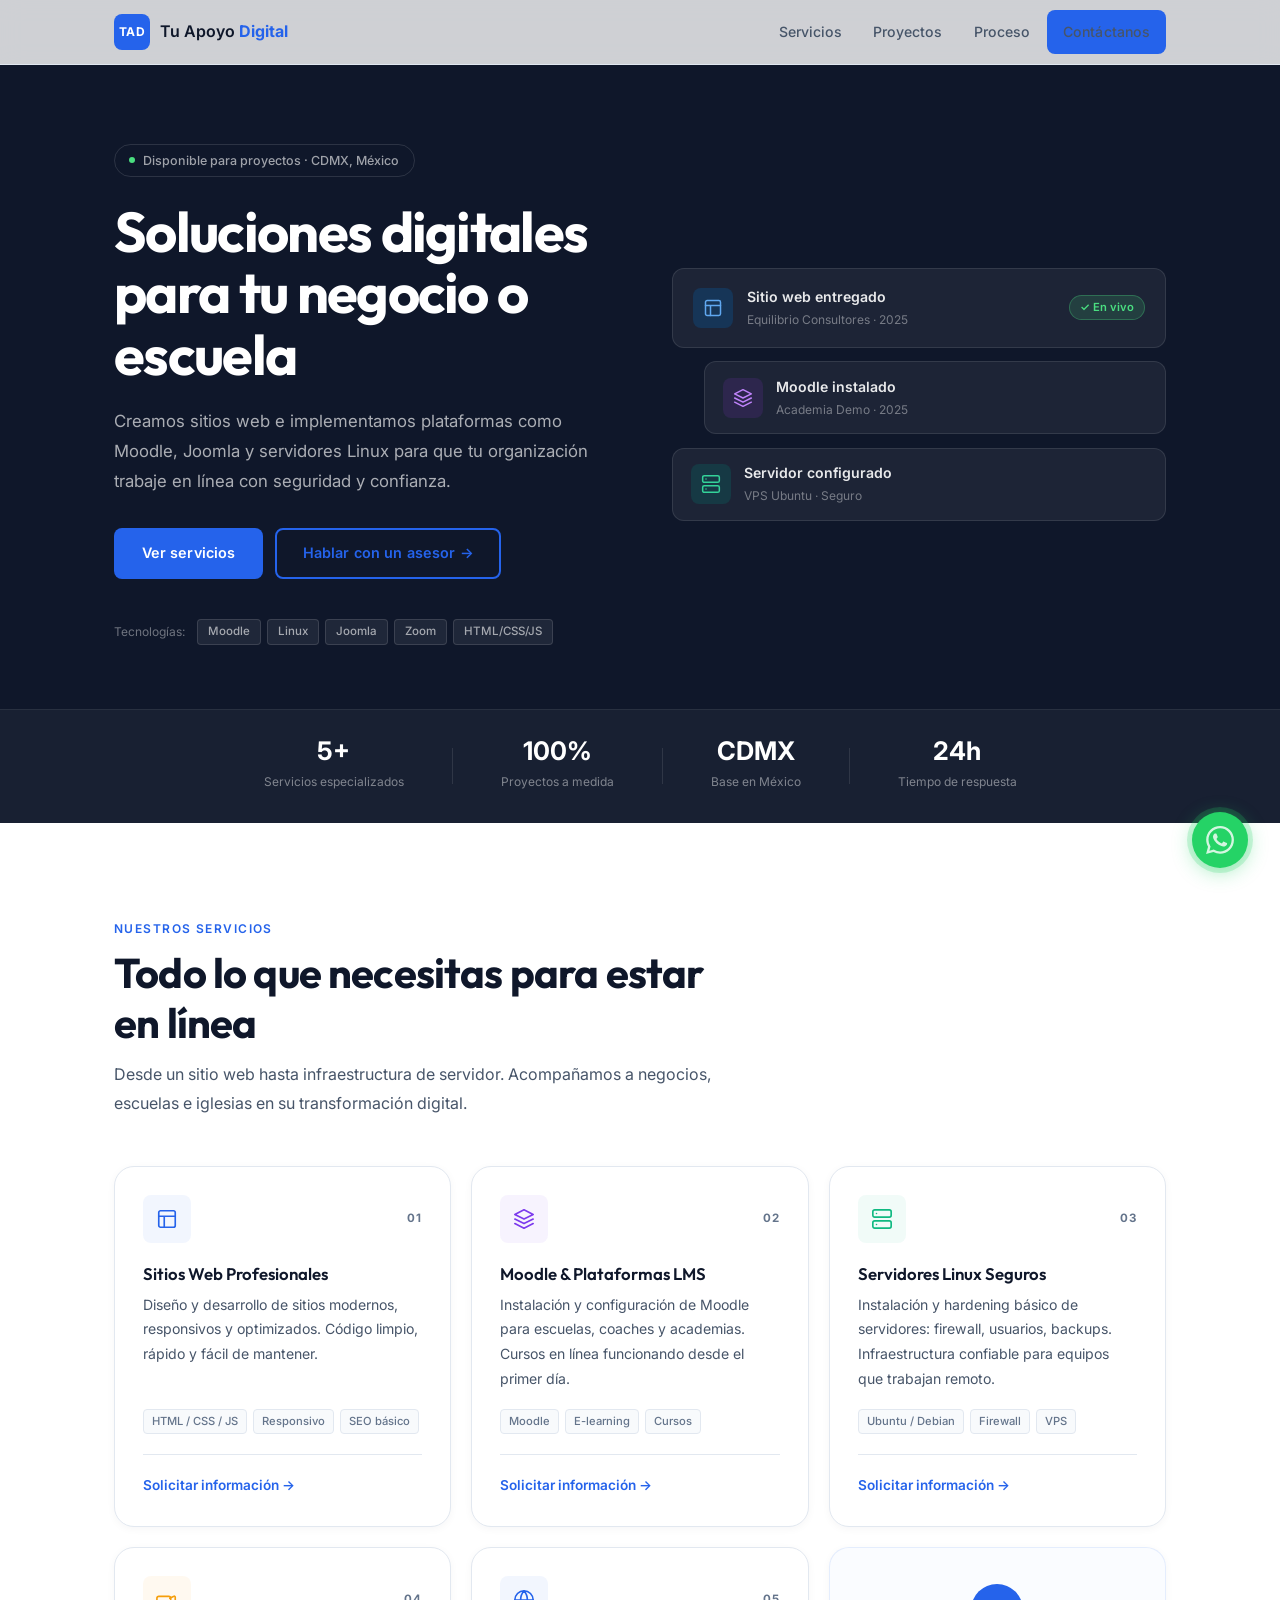
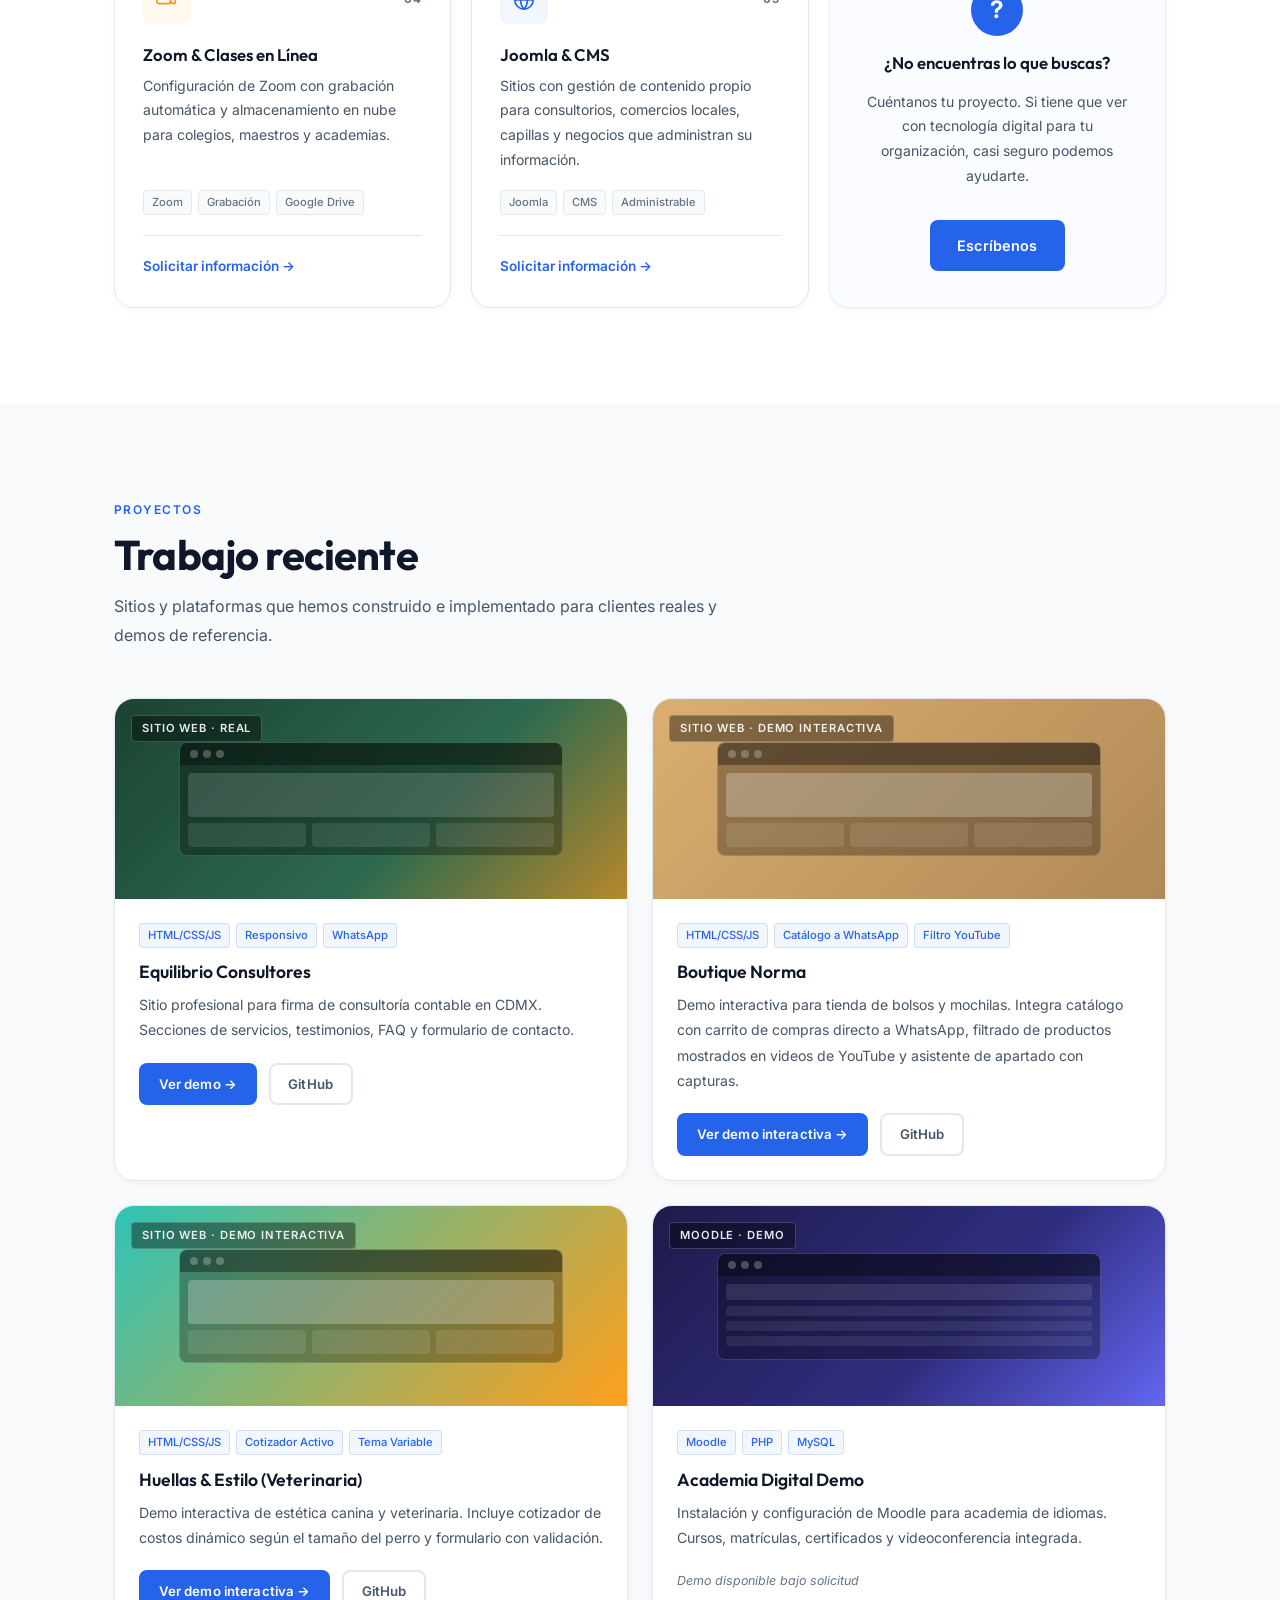
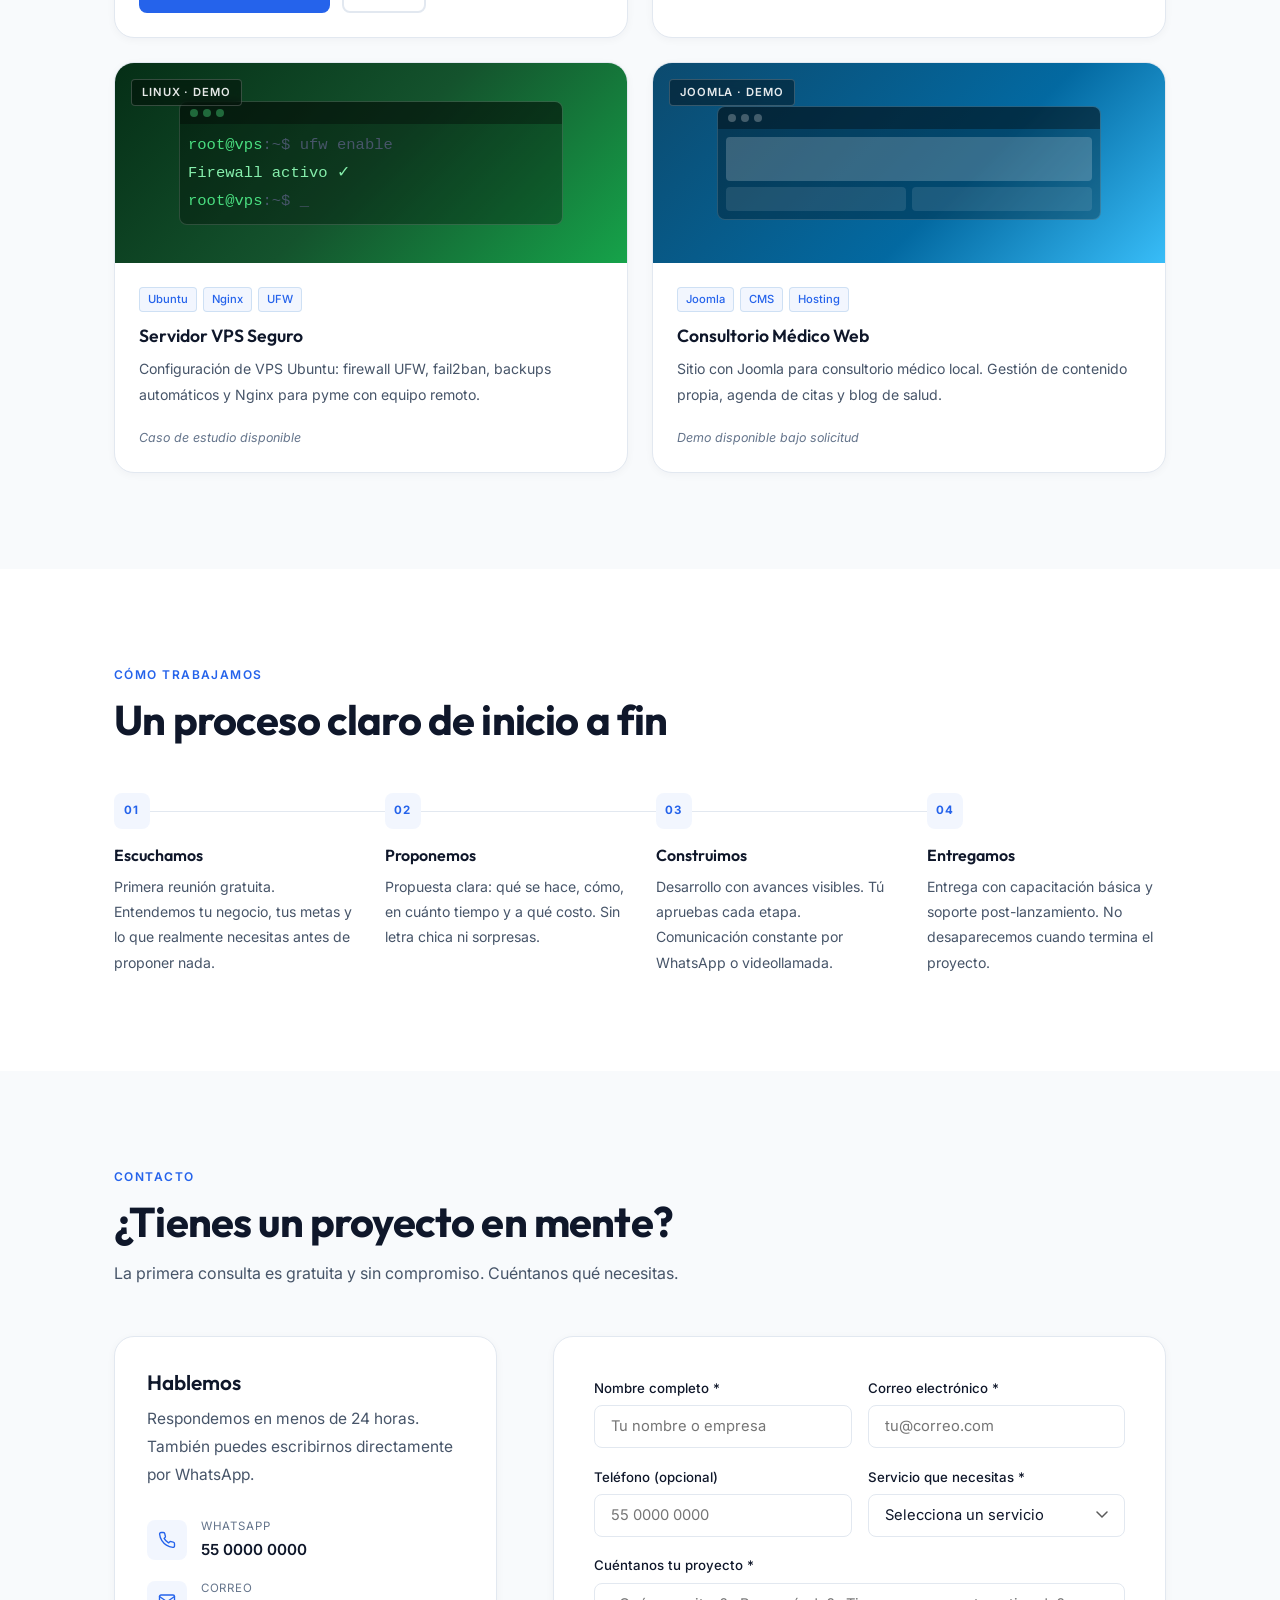
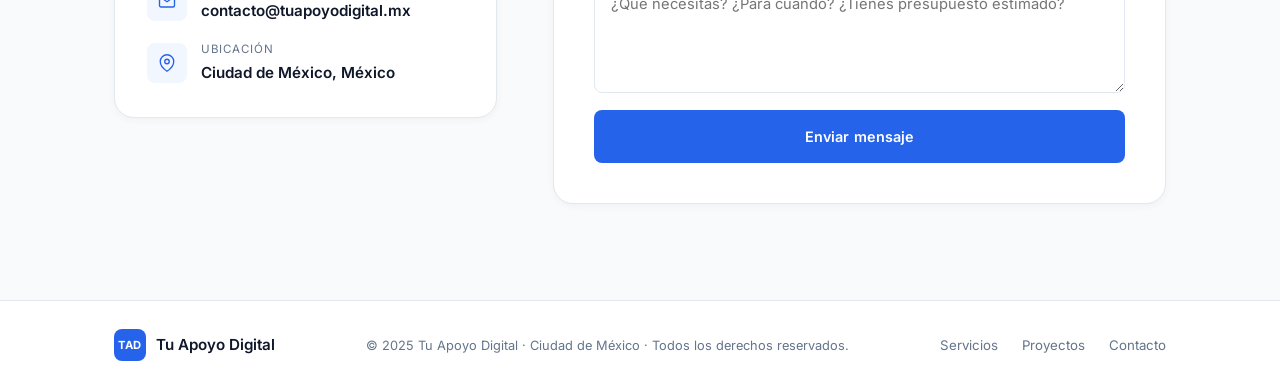
<file: index.html>
<!DOCTYPE html>
<html lang="es">
<head>
  <meta charset="UTF-8" />
  <meta name="viewport" content="width=device-width, initial-scale=1.0" />
  <meta name="description" content="Tu Apoyo Digital — Sitios web, Moodle, servidores Linux y soluciones digitales para negocios, escuelas y academias en México." />
  <title>Tu Apoyo Digital · Soluciones Digitales</title>
  <link rel="preconnect" href="https://fonts.googleapis.com" />
  <link rel="preconnect" href="https://fonts.gstatic.com" crossorigin />
  <link href="https://fonts.googleapis.com/css2?family=Inter:wght@300;400;500;600;700&family=Outfit:wght@300;400;500;600;700;800&display=swap" rel="stylesheet" />
  <link rel="stylesheet" href="css/style-v2.css" />
</head>
<body>

  <!-- ======================================================
       NAVBAR
       Para editar: cambia los textos de los enlaces <a>
       Para agregar una sección: copia un <a> y cambia el href
       ====================================================== -->
  <header class="nav" id="nav">
    <div class="container nav__inner">

      <!-- LOGO: cambia "Tu Apoyo Digital" por otro nombre si lo necesitas -->
      <a href="#inicio" class="nav__logo">
        <div class="nav__logo-icon">TAD</div>
        <span>Tu Apoyo <strong>Digital</strong></span>
      </a>

      <nav class="nav__links" id="navLinks">
        <a href="#servicios">Servicios</a>
        <a href="#proyectos">Proyectos</a>
        <a href="#proceso">Proceso</a>
        <a href="#contacto" class="btn btn--nav">Contáctanos</a>
      </nav>

      <button class="nav__burger" id="burger" aria-label="Abrir menú">
        <span></span><span></span><span></span>
      </button>
    </div>
  </header>

  <!-- ======================================================
       HERO — Sección principal
       Para editar:
         · Título: cambia el texto del <h1>
         · Subtítulo: cambia el <p class="hero__desc">
         · Botones: cambia el texto o el href de los <a>
         · Imagen de fondo: agrega una img en hero__visual
   ====================================================== -->
  <section class="hero" id="inicio">
    <div class="container hero__inner">
      <div class="hero__text">
        <div class="hero__badge">
          <span class="badge-dot"></span>
          Disponible para proyectos · CDMX, México
        </div>
        <h1>Soluciones digitales para tu negocio o escuela</h1>
        <p class="hero__desc">
          Creamos sitios web e implementamos plataformas como Moodle, Joomla y
          servidores Linux para que tu organización trabaje en línea con
          seguridad y confianza.
        </p>
        <div class="hero__cta">
          <a href="#servicios" class="btn btn--primary">Ver servicios</a>
          <a href="#contacto"  class="btn btn--secondary">Hablar con un asesor →</a>
        </div>
        <!-- Logos de tecnologías que manejas -->
        <div class="hero__tech">
          <span class="tech-label">Tecnologías:</span>
          <div class="tech-badges">
            <span>Moodle</span>
            <span>Linux</span>
            <span>Joomla</span>
            <span>Zoom</span>
            <span>HTML/CSS/JS</span>
          </div>
        </div>
      </div>

      <!-- Visual decorativo del lado derecho -->
      <div class="hero__visual">
        <div class="hero__visual-card hero__visual-card--main">
          <div class="vis-icon blue">
            <svg viewBox="0 0 24 24" fill="none" stroke="currentColor" stroke-width="1.8" stroke-linecap="round" stroke-linejoin="round"><rect x="3" y="3" width="18" height="18" rx="2"/><path d="M3 9h18M9 21V9"/></svg>
          </div>
          <div>
            <div class="vis-title">Sitio web entregado</div>
            <div class="vis-sub">Equilibrio Consultores · 2025</div>
          </div>
          <span class="vis-badge green">✓ En vivo</span>
        </div>
        <div class="hero__visual-card hero__visual-card--sm" style="margin-left:2rem">
          <div class="vis-icon purple">
            <svg viewBox="0 0 24 24" fill="none" stroke="currentColor" stroke-width="1.8" stroke-linecap="round" stroke-linejoin="round"><path d="M12 2L2 7l10 5 10-5-10-5z"/><path d="M2 17l10 5 10-5"/><path d="M2 12l10 5 10-5"/></svg>
          </div>
          <div>
            <div class="vis-title">Moodle instalado</div>
            <div class="vis-sub">Academia Demo · 2025</div>
          </div>
        </div>
        <div class="hero__visual-card hero__visual-card--sm">
          <div class="vis-icon teal">
            <svg viewBox="0 0 24 24" fill="none" stroke="currentColor" stroke-width="1.8" stroke-linecap="round" stroke-linejoin="round"><rect x="2" y="2" width="20" height="8" rx="2"/><rect x="2" y="14" width="20" height="8" rx="2"/><line x1="6" y1="6" x2="6.01" y2="6"/><line x1="6" y1="18" x2="6.01" y2="18"/></svg>
          </div>
          <div>
            <div class="vis-title">Servidor configurado</div>
            <div class="vis-sub">VPS Ubuntu · Seguro</div>
          </div>
        </div>
      </div>
    </div>

    <!-- Estadísticas -->
    <div class="hero__stats">
      <div class="container hero__stats-inner">
        <div class="stat">
          <span class="stat-num">5+</span>
          <span class="stat-label">Servicios especializados</span>
        </div>
        <div class="stat-divider"></div>
        <div class="stat">
          <span class="stat-num">100%</span>
          <span class="stat-label">Proyectos a medida</span>
        </div>
        <div class="stat-divider"></div>
        <div class="stat">
          <span class="stat-num">CDMX</span>
          <span class="stat-label">Base en México</span>
        </div>
        <div class="stat-divider"></div>
        <div class="stat">
          <span class="stat-num">24h</span>
          <span class="stat-label">Tiempo de respuesta</span>
        </div>
      </div>
    </div>
  </section>

  <!-- ======================================================
       SERVICIOS
       Para editar una tarjeta:
         · Cambia el <h3> por el nombre del servicio
         · Cambia el <p> por la descripción
         · Cambia los <span> del .svc-tags por las tecnologías
         · Para agregar una tarjeta: copia todo el <div class="svc-card"> y pégalo
   ====================================================== -->
  <section class="servicios" id="servicios">
    <div class="container">
      <div class="section-head reveal">
        <div class="section-eyebrow">Nuestros servicios</div>
        <h2>Todo lo que necesitas para estar en línea</h2>
        <p class="section-desc">Desde un sitio web hasta infraestructura de servidor. Acompañamos a negocios, escuelas e iglesias en su transformación digital.</p>
      </div>

      <div class="svc-grid">

        <!-- TARJETA 1 — Sitios Web -->
        <div class="svc-card reveal">
          <div class="svc-card__head">
            <div class="svc-icon blue">
              <svg viewBox="0 0 24 24" fill="none" stroke="currentColor" stroke-width="1.8" stroke-linecap="round" stroke-linejoin="round"><rect x="3" y="3" width="18" height="18" rx="2"/><path d="M3 9h18M9 21V9"/></svg>
            </div>
            <span class="svc-num">01</span>
          </div>
          <h3>Sitios Web Profesionales</h3>
          <p>Diseño y desarrollo de sitios modernos, responsivos y optimizados. Código limpio, rápido y fácil de mantener.</p>
          <div class="svc-tags">
            <span>HTML / CSS / JS</span><span>Responsivo</span><span>SEO básico</span>
          </div>
          <div class="svc-card__footer">
            <a href="#contacto" class="svc-link">Solicitar información →</a>
          </div>
        </div>

        <!-- TARJETA 2 — Moodle -->
        <div class="svc-card reveal">
          <div class="svc-card__head">
            <div class="svc-icon purple">
              <svg viewBox="0 0 24 24" fill="none" stroke="currentColor" stroke-width="1.8" stroke-linecap="round" stroke-linejoin="round"><path d="M12 2L2 7l10 5 10-5-10-5z"/><path d="M2 17l10 5 10-5"/><path d="M2 12l10 5 10-5"/></svg>
            </div>
            <span class="svc-num">02</span>
          </div>
          <h3>Moodle & Plataformas LMS</h3>
          <p>Instalación y configuración de Moodle para escuelas, coaches y academias. Cursos en línea funcionando desde el primer día.</p>
          <div class="svc-tags">
            <span>Moodle</span><span>E-learning</span><span>Cursos</span>
          </div>
          <div class="svc-card__footer">
            <a href="#contacto" class="svc-link">Solicitar información →</a>
          </div>
        </div>

        <!-- TARJETA 3 — Linux -->
        <div class="svc-card reveal">
          <div class="svc-card__head">
            <div class="svc-icon teal">
              <svg viewBox="0 0 24 24" fill="none" stroke="currentColor" stroke-width="1.8" stroke-linecap="round" stroke-linejoin="round"><rect x="2" y="2" width="20" height="8" rx="2"/><rect x="2" y="14" width="20" height="8" rx="2"/><line x1="6" y1="6" x2="6.01" y2="6"/><line x1="6" y1="18" x2="6.01" y2="18"/></svg>
            </div>
            <span class="svc-num">03</span>
          </div>
          <h3>Servidores Linux Seguros</h3>
          <p>Instalación y hardening básico de servidores: firewall, usuarios, backups. Infraestructura confiable para equipos que trabajan remoto.</p>
          <div class="svc-tags">
            <span>Ubuntu / Debian</span><span>Firewall</span><span>VPS</span>
          </div>
          <div class="svc-card__footer">
            <a href="#contacto" class="svc-link">Solicitar información →</a>
          </div>
        </div>

        <!-- TARJETA 4 — Zoom -->
        <div class="svc-card reveal">
          <div class="svc-card__head">
            <div class="svc-icon orange">
              <svg viewBox="0 0 24 24" fill="none" stroke="currentColor" stroke-width="1.8" stroke-linecap="round" stroke-linejoin="round"><path d="M15 10l4.553-2.069A1 1 0 0121 8.87v6.26a1 1 0 01-1.447.9L15 14"/><rect x="1" y="8" width="15" height="8" rx="2"/></svg>
            </div>
            <span class="svc-num">04</span>
          </div>
          <h3>Zoom & Clases en Línea</h3>
          <p>Configuración de Zoom con grabación automática y almacenamiento en nube para colegios, maestros y academias.</p>
          <div class="svc-tags">
            <span>Zoom</span><span>Grabación</span><span>Google Drive</span>
          </div>
          <div class="svc-card__footer">
            <a href="#contacto" class="svc-link">Solicitar información →</a>
          </div>
        </div>

        <!-- TARJETA 5 — Joomla -->
        <div class="svc-card reveal">
          <div class="svc-card__head">
            <div class="svc-icon blue">
              <svg viewBox="0 0 24 24" fill="none" stroke="currentColor" stroke-width="1.8" stroke-linecap="round" stroke-linejoin="round"><circle cx="12" cy="12" r="10"/><path d="M2 12h20M12 2a15.3 15.3 0 010 20M12 2a15.3 15.3 0 000 20"/></svg>
            </div>
            <span class="svc-num">05</span>
          </div>
          <h3>Joomla & CMS</h3>
          <p>Sitios con gestión de contenido propio para consultorios, comercios locales, capillas y negocios que administran su información.</p>
          <div class="svc-tags">
            <span>Joomla</span><span>CMS</span><span>Administrable</span>
          </div>
          <div class="svc-card__footer">
            <a href="#contacto" class="svc-link">Solicitar información →</a>
          </div>
        </div>

        <!-- TARJETA CTA -->
        <div class="svc-card svc-card--cta reveal">
          <div class="svc-card__cta-inner">
            <div class="cta-icon">?</div>
            <h3>¿No encuentras lo que buscas?</h3>
            <p>Cuéntanos tu proyecto. Si tiene que ver con tecnología digital para tu organización, casi seguro podemos ayudarte.</p>
            <a href="#contacto" class="btn btn--primary" style="margin-top:1.5rem">Escríbenos</a>
          </div>
        </div>

      </div>
    </div>
  </section>

  <!-- ======================================================
       PROYECTOS
       Para editar un proyecto:
         · Cambia el <h3> por el nombre del proyecto
         · Cambia el <p> por la descripción
         · Cambia el href del "Ver demo" por la URL real
         · Para cambiar el color del banner: edita el style="background:..."
         · Para agregar proyecto: copia un <article class="proj-card"> completo
   ====================================================== -->
  <section class="proyectos" id="proyectos">
    <div class="container">
      <div class="section-head reveal">
        <div class="section-eyebrow">Proyectos</div>
        <h2>Trabajo reciente</h2>
        <p class="section-desc">Sitios y plataformas que hemos construido e implementado para clientes reales y demos de referencia.</p>
      </div>

      <div class="proj-grid">

        <!-- PROYECTO 1 — Equilibrio Consultores (real) -->
        <article class="proj-card reveal">
          <div class="proj-banner" style="background: linear-gradient(135deg, #1B4332 0%, #2D6A4F 60%, #B7882C 100%);">
            <span class="proj-tipo">Sitio Web · Real</span>
            <div class="proj-mock-browser">
              <div class="pmb-bar"><span></span><span></span><span></span></div>
              <div class="pmb-body">
                <div class="pmb-hero"></div>
                <div class="pmb-row"><div></div><div></div><div></div></div>
              </div>
            </div>
          </div>
          <div class="proj-body">
            <div class="proj-meta">
              <span class="proj-tag">HTML/CSS/JS</span>
              <span class="proj-tag">Responsivo</span>
              <span class="proj-tag">WhatsApp</span>
            </div>
            <h3>Equilibrio Consultores</h3>
            <p>Sitio profesional para firma de consultoría contable en CDMX. Secciones de servicios, testimonios, FAQ y formulario de contacto.</p>
            <div class="proj-actions">
              <a href="demo-veterinaria/equilibrio/index.html" target="_blank" class="btn btn--primary btn--sm">Ver demo →</a>
              <a href="https://github.com/Carlitosware/equilibrio-consultores" target="_blank" class="btn btn--outline btn--sm">GitHub</a>
            </div>
          </div>
        </article>

        <!-- PROYECTO DE REFERENCIA BOUTIQUE — Boutique Norma (demo) -->
        <article class="proj-card reveal">
          <div class="proj-banner" style="background: linear-gradient(135deg, #dcae71 0%, #b08956 100%);">
            <span class="proj-tipo">Sitio Web · Demo Interactiva</span>
            <div class="proj-mock-browser">
              <div class="pmb-bar"><span></span><span></span><span></span></div>
              <div class="pmb-body">
                <div class="pmb-hero" style="background:rgba(255,255,255,0.25)"></div>
                <div class="pmb-row"><div></div><div></div><div></div></div>
              </div>
            </div>
          </div>
          <div class="proj-body">
            <div class="proj-meta">
              <span class="proj-tag">HTML/CSS/JS</span>
              <span class="proj-tag">Catálogo a WhatsApp</span>
              <span class="proj-tag">Filtro YouTube</span>
            </div>
            <h3>Boutique Norma</h3>
            <p>Demo interactiva para tienda de bolsos y mochilas. Integra catálogo con carrito de compras directo a WhatsApp, filtrado de productos mostrados en videos de YouTube y asistente de apartado con capturas.</p>
            <div class="proj-actions">
              <a href="demo-boutique/index.html" class="btn btn--primary btn--sm">Ver demo interactiva →</a>
              <a href="https://github.com/Carlitosware/tu-apoyo-digital-premium/tree/main/demo-boutique" target="_blank" class="btn btn--outline btn--sm">GitHub</a>
            </div>
          </div>
        </article>

        <!-- PROYECTO DE REFERENCIA VETERINARIA — Huellas & Estilo (demo) -->
        <article class="proj-card reveal">
          <div class="proj-banner" style="background: linear-gradient(135deg, #2EC4B6 0%, #FF9F1C 100%);">
            <span class="proj-tipo">Sitio Web · Demo Interactiva</span>
            <div class="proj-mock-browser">
              <div class="pmb-bar"><span></span><span></span><span></span></div>
              <div class="pmb-body">
                <div class="pmb-hero" style="background:rgba(255,255,255,0.25)"></div>
                <div class="pmb-row"><div></div><div></div><div></div></div>
              </div>
            </div>
          </div>
          <div class="proj-body">
            <div class="proj-meta">
              <span class="proj-tag">HTML/CSS/JS</span>
              <span class="proj-tag">Cotizador Activo</span>
              <span class="proj-tag">Tema Variable</span>
            </div>
            <h3>Huellas & Estilo (Veterinaria)</h3>
            <p>Demo interactiva de estética canina y veterinaria. Incluye cotizador de costos dinámico según el tamaño del perro y formulario con validación.</p>
            <div class="proj-actions">
              <a href="demo-veterinaria/index.html" class="btn btn--primary btn--sm">Ver demo interactiva →</a>
              <a href="https://github.com/Carlitosware/tu-apoyo-digital-premium/tree/main/demo-veterinaria" target="_blank" class="btn btn--outline btn--sm">GitHub</a>
            </div>
          </div>
        </article>

        <!-- PROYECTO 2 — Academia Moodle (demo) -->
        <article class="proj-card reveal">
          <div class="proj-banner" style="background: linear-gradient(135deg, #1e1b4b 0%, #312e81 60%, #6366f1 100%);">
            <span class="proj-tipo">Moodle · Demo</span>
            <div class="proj-mock-browser">
              <div class="pmb-bar"><span></span><span></span><span></span></div>
              <div class="pmb-body">
                <div class="pmb-nav"></div>
                <div class="pmb-list"><div></div><div></div><div></div></div>
              </div>
            </div>
          </div>
          <div class="proj-body">
            <div class="proj-meta">
              <span class="proj-tag">Moodle</span>
              <span class="proj-tag">PHP</span>
              <span class="proj-tag">MySQL</span>
            </div>
            <h3>Academia Digital Demo</h3>
            <p>Instalación y configuración de Moodle para academia de idiomas. Cursos, matrículas, certificados y videoconferencia integrada.</p>
            <div class="proj-actions">
              <span class="proj-disponible">Demo disponible bajo solicitud</span>
            </div>
          </div>
        </article>

        <!-- PROYECTO 3 — Servidor VPS (demo) -->
        <article class="proj-card reveal">
          <div class="proj-banner" style="background: linear-gradient(135deg, #052e16 0%, #14532d 50%, #16a34a 100%);">
            <span class="proj-tipo">Linux · Demo</span>
            <div class="proj-mock-browser">
              <div class="pmb-bar dark"><span></span><span></span><span></span></div>
              <div class="pmb-body pmb-terminal">
                <p><span style="color:#4ade80">root@vps</span>:~$ ufw enable</p>
                <p style="color:#86efac">Firewall activo ✓</p>
                <p><span style="color:#4ade80">root@vps</span>:~$ _</p>
              </div>
            </div>
          </div>
          <div class="proj-body">
            <div class="proj-meta">
              <span class="proj-tag">Ubuntu</span>
              <span class="proj-tag">Nginx</span>
              <span class="proj-tag">UFW</span>
            </div>
            <h3>Servidor VPS Seguro</h3>
            <p>Configuración de VPS Ubuntu: firewall UFW, fail2ban, backups automáticos y Nginx para pyme con equipo remoto.</p>
            <div class="proj-actions">
              <span class="proj-disponible">Caso de estudio disponible</span>
            </div>
          </div>
        </article>

        <!-- PROYECTO 4 — Joomla Consultorio (demo) -->
        <article class="proj-card reveal">
          <div class="proj-banner" style="background: linear-gradient(135deg, #0c4a6e 0%, #0369a1 60%, #38bdf8 100%);">
            <span class="proj-tipo">Joomla · Demo</span>
            <div class="proj-mock-browser">
              <div class="pmb-bar"><span></span><span></span><span></span></div>
              <div class="pmb-body">
                <div class="pmb-hero" style="background:rgba(255,255,255,0.2)"></div>
                <div class="pmb-row"><div></div><div></div></div>
              </div>
            </div>
          </div>
          <div class="proj-body">
            <div class="proj-meta">
              <span class="proj-tag">Joomla</span>
              <span class="proj-tag">CMS</span>
              <span class="proj-tag">Hosting</span>
            </div>
            <h3>Consultorio Médico Web</h3>
            <p>Sitio con Joomla para consultorio médico local. Gestión de contenido propia, agenda de citas y blog de salud.</p>
            <div class="proj-actions">
              <span class="proj-disponible">Demo disponible bajo solicitud</span>
            </div>
          </div>
        </article>

      </div>
    </div>
  </section>

  <!-- ======================================================
       PROCESO
       Para editar un paso: cambia el <h3> y el <p>
       Para agregar un paso: copia un <div class="proc-item"> completo
   ====================================================== -->
  <section class="proceso" id="proceso">
    <div class="container">
      <div class="section-head reveal">
        <div class="section-eyebrow">Cómo trabajamos</div>
        <h2>Un proceso claro de inicio a fin</h2>
      </div>
      <div class="proc-grid">
        <div class="proc-item reveal">
          <div class="proc-num">01</div>
          <div class="proc-line"></div>
          <h3>Escuchamos</h3>
          <p>Primera reunión gratuita. Entendemos tu negocio, tus metas y lo que realmente necesitas antes de proponer nada.</p>
        </div>
        <div class="proc-item reveal">
          <div class="proc-num">02</div>
          <div class="proc-line"></div>
          <h3>Proponemos</h3>
          <p>Propuesta clara: qué se hace, cómo, en cuánto tiempo y a qué costo. Sin letra chica ni sorpresas.</p>
        </div>
        <div class="proc-item reveal">
          <div class="proc-num">03</div>
          <div class="proc-line"></div>
          <h3>Construimos</h3>
          <p>Desarrollo con avances visibles. Tú apruebas cada etapa. Comunicación constante por WhatsApp o videollamada.</p>
        </div>
        <div class="proc-item reveal">
          <div class="proc-num">04</div>
          <div class="proc-line" style="display:none"></div>
          <h3>Entregamos</h3>
          <p>Entrega con capacitación básica y soporte post-lanzamiento. No desaparecemos cuando termina el proyecto.</p>
        </div>
      </div>
    </div>
  </section>

  <!-- ======================================================
       CONTACTO
       Para editar:
         · Cambia el correo en el .dato-value
         · Cambia el teléfono en el .dato-value
         · El formulario envía datos cuando lo conectes a Formspree
         · Para conectar a Formspree: cambia el action del <form>
   ====================================================== -->
  <section class="contacto" id="contacto">
    <div class="container">
      <div class="section-head reveal">
        <div class="section-eyebrow">Contacto</div>
        <h2>¿Tienes un proyecto en mente?</h2>
        <p class="section-desc">La primera consulta es gratuita y sin compromiso. Cuéntanos qué necesitas.</p>
      </div>
      <div class="contacto__grid">

        <div class="contacto__info reveal">
          <div class="info-card">
            <h3>Hablemos</h3>
            <p>Respondemos en menos de 24 horas. También puedes escribirnos directamente por WhatsApp.</p>
            <div class="datos">
              <!-- CAMBIA estos datos por los tuyos -->
              <div class="dato">
                <div class="dato-icon blue">
                  <svg viewBox="0 0 24 24" fill="none" stroke="currentColor" stroke-width="1.8" stroke-linecap="round" stroke-linejoin="round" width="18" height="18"><path d="M22 16.92v3a2 2 0 01-2.18 2 19.79 19.79 0 01-8.63-3.07 19.5 19.5 0 01-6-6A19.79 19.79 0 012.12 4.18 2 2 0 014.11 2h3a2 2 0 012 1.72c.127.96.361 1.903.7 2.81a2 2 0 01-.45 2.11L8.09 9.91a16 16 0 006 6l1.27-1.27a2 2 0 012.11-.45c.907.339 1.85.573 2.81.7A2 2 0 0122 16.92z"/></svg>
                </div>
                <div>
                  <div class="dato-label">WhatsApp</div>
                  <div class="dato-value">55 0000 0000</div>
                </div>
              </div>
              <div class="dato">
                <div class="dato-icon blue">
                  <svg viewBox="0 0 24 24" fill="none" stroke="currentColor" stroke-width="1.8" stroke-linecap="round" stroke-linejoin="round" width="18" height="18"><path d="M4 4h16c1.1 0 2 .9 2 2v12c0 1.1-.9 2-2 2H4c-1.1 0-2-.9-2-2V6c0-1.1.9-2 2-2z"/><polyline points="22,6 12,13 2,6"/></svg>
                </div>
                <div>
                  <div class="dato-label">Correo</div>
                  <div class="dato-value">contacto@tuapoyodigital.mx</div>
                </div>
              </div>
              <div class="dato">
                <div class="dato-icon blue">
                  <svg viewBox="0 0 24 24" fill="none" stroke="currentColor" stroke-width="1.8" stroke-linecap="round" stroke-linejoin="round" width="18" height="18"><path d="M21 10c0 7-9 13-9 13s-9-6-9-13a9 9 0 0118 0z"/><circle cx="12" cy="10" r="3"/></svg>
                </div>
                <div>
                  <div class="dato-label">Ubicación</div>
                  <div class="dato-value">Ciudad de México, México</div>
                </div>
              </div>
            </div>
          </div>
        </div>

        <div class="contacto__form-wrap reveal">
          <!-- Para conectar a Formspree: agrega action="https://formspree.io/f/TU-ID" al form -->
          <form class="contacto__form" id="contactForm" novalidate>
            <div class="form-row">
              <div class="form-group" id="g-nombre">
                <label for="nombre">Nombre completo *</label>
                <input type="text" id="nombre" placeholder="Tu nombre o empresa" />
                <span class="ferr">Campo requerido</span>
              </div>
              <div class="form-group" id="g-correo">
                <label for="correo">Correo electrónico *</label>
                <input type="email" id="correo" placeholder="tu@correo.com" />
                <span class="ferr">Ingresa un correo válido</span>
              </div>
            </div>
            <div class="form-row">
              <div class="form-group">
                <label for="telefono">Teléfono (opcional)</label>
                <input type="tel" id="telefono" placeholder="55 0000 0000" />
              </div>
              <div class="form-group" id="g-servicio">
                <label for="servicio">Servicio que necesitas *</label>
                <select id="servicio">
                  <option value="">Selecciona un servicio</option>
                  <option>Sitio Web</option>
                  <option>Moodle / Plataforma de cursos</option>
                  <option>Servidor Linux</option>
                  <option>Zoom / Clases en línea</option>
                  <option>Joomla / CMS</option>
                  <option>Otro</option>
                </select>
                <span class="ferr">Selecciona una opción</span>
              </div>
            </div>
            <div class="form-group" id="g-mensaje">
              <label for="mensaje">Cuéntanos tu proyecto *</label>
              <textarea id="mensaje" rows="4" placeholder="¿Qué necesitas? ¿Para cuándo? ¿Tienes presupuesto estimado?"></textarea>
              <span class="ferr">Escribe tu mensaje</span>
            </div>
            <button type="submit" class="btn btn--primary" style="width:100%; padding:1rem">Enviar mensaje</button>
            <div class="form-success" id="formSuccess">
              ✓ ¡Mensaje recibido! Te contactamos en menos de 24 horas.
            </div>
          </form>
        </div>

      </div>
    </div>
  </section>

  <!-- ======== FOOTER ======== -->
  <footer class="footer">
    <div class="container footer__inner">
      <div class="footer__brand">
        <div class="nav__logo-icon" style="width:32px;height:32px;font-size:0.7rem">TAD</div>
        <span style="font-weight:600">Tu Apoyo Digital</span>
      </div>
      <p class="footer__copy">© 2025 Tu Apoyo Digital · Ciudad de México · Todos los derechos reservados.</p>
      <nav class="footer__links">
        <a href="#servicios">Servicios</a>
        <a href="#proyectos">Proyectos</a>
        <a href="#contacto">Contacto</a>
      </nav>
    </div>
  </footer>

  <!-- Botón WhatsApp flotante -->
  <!-- CAMBIA el número en whatsapp.js cuando lo tengas -->
  <a class="wa-btn" id="waBtn" href="https://wa.me/5215500000000?text=Hola%2C%20me%20interesa%20conocer%20m%C3%A1s%20sobre%20sus%20servicios." target="_blank" rel="noopener" aria-label="WhatsApp">
    <svg viewBox="0 0 24 24" xmlns="http://www.w3.org/2000/svg"><path d="M17.472 14.382c-.297-.149-1.758-.867-2.03-.967-.273-.099-.471-.148-.67.15-.197.297-.767.966-.94 1.164-.173.199-.347.223-.644.075-.297-.15-1.255-.463-2.39-1.475-.883-.788-1.48-1.761-1.653-2.059-.173-.297-.018-.458.13-.606.134-.133.298-.347.446-.52.149-.174.198-.298.298-.497.099-.198.05-.371-.025-.52-.075-.149-.669-1.612-.916-2.207-.242-.579-.487-.5-.669-.51-.173-.008-.371-.01-.57-.01-.198 0-.52.074-.792.372-.272.297-1.04 1.016-1.04 2.479 0 1.462 1.065 2.875 1.213 3.074.149.198 2.096 3.2 5.077 4.487.709.306 1.262.489 1.694.625.712.227 1.36.195 1.871.118.571-.085 1.758-.719 2.006-1.413.248-.694.248-1.289.173-1.413-.074-.124-.272-.198-.57-.347m-5.421 7.403h-.004a9.87 9.87 0 01-5.031-1.378l-.361-.214-3.741.982.998-3.648-.235-.374a9.86 9.86 0 01-1.51-5.26c.001-5.45 4.436-9.884 9.888-9.884 2.64 0 5.122 1.03 6.988 2.898a9.825 9.825 0 012.893 6.994c-.003 5.45-4.437 9.884-9.885 9.884m8.413-18.297A11.815 11.815 0 0012.05 0C5.495 0 .16 5.335.157 11.892c0 2.096.547 4.142 1.588 5.945L.057 24l6.305-1.654a11.882 11.882 0 005.683 1.448h.005c6.554 0 11.89-5.335 11.893-11.893a11.821 11.821 0 00-3.48-8.413z"/></svg>
  </a>

  <script src="js/main-v2.js"></script>
</body>
</html>
</file>
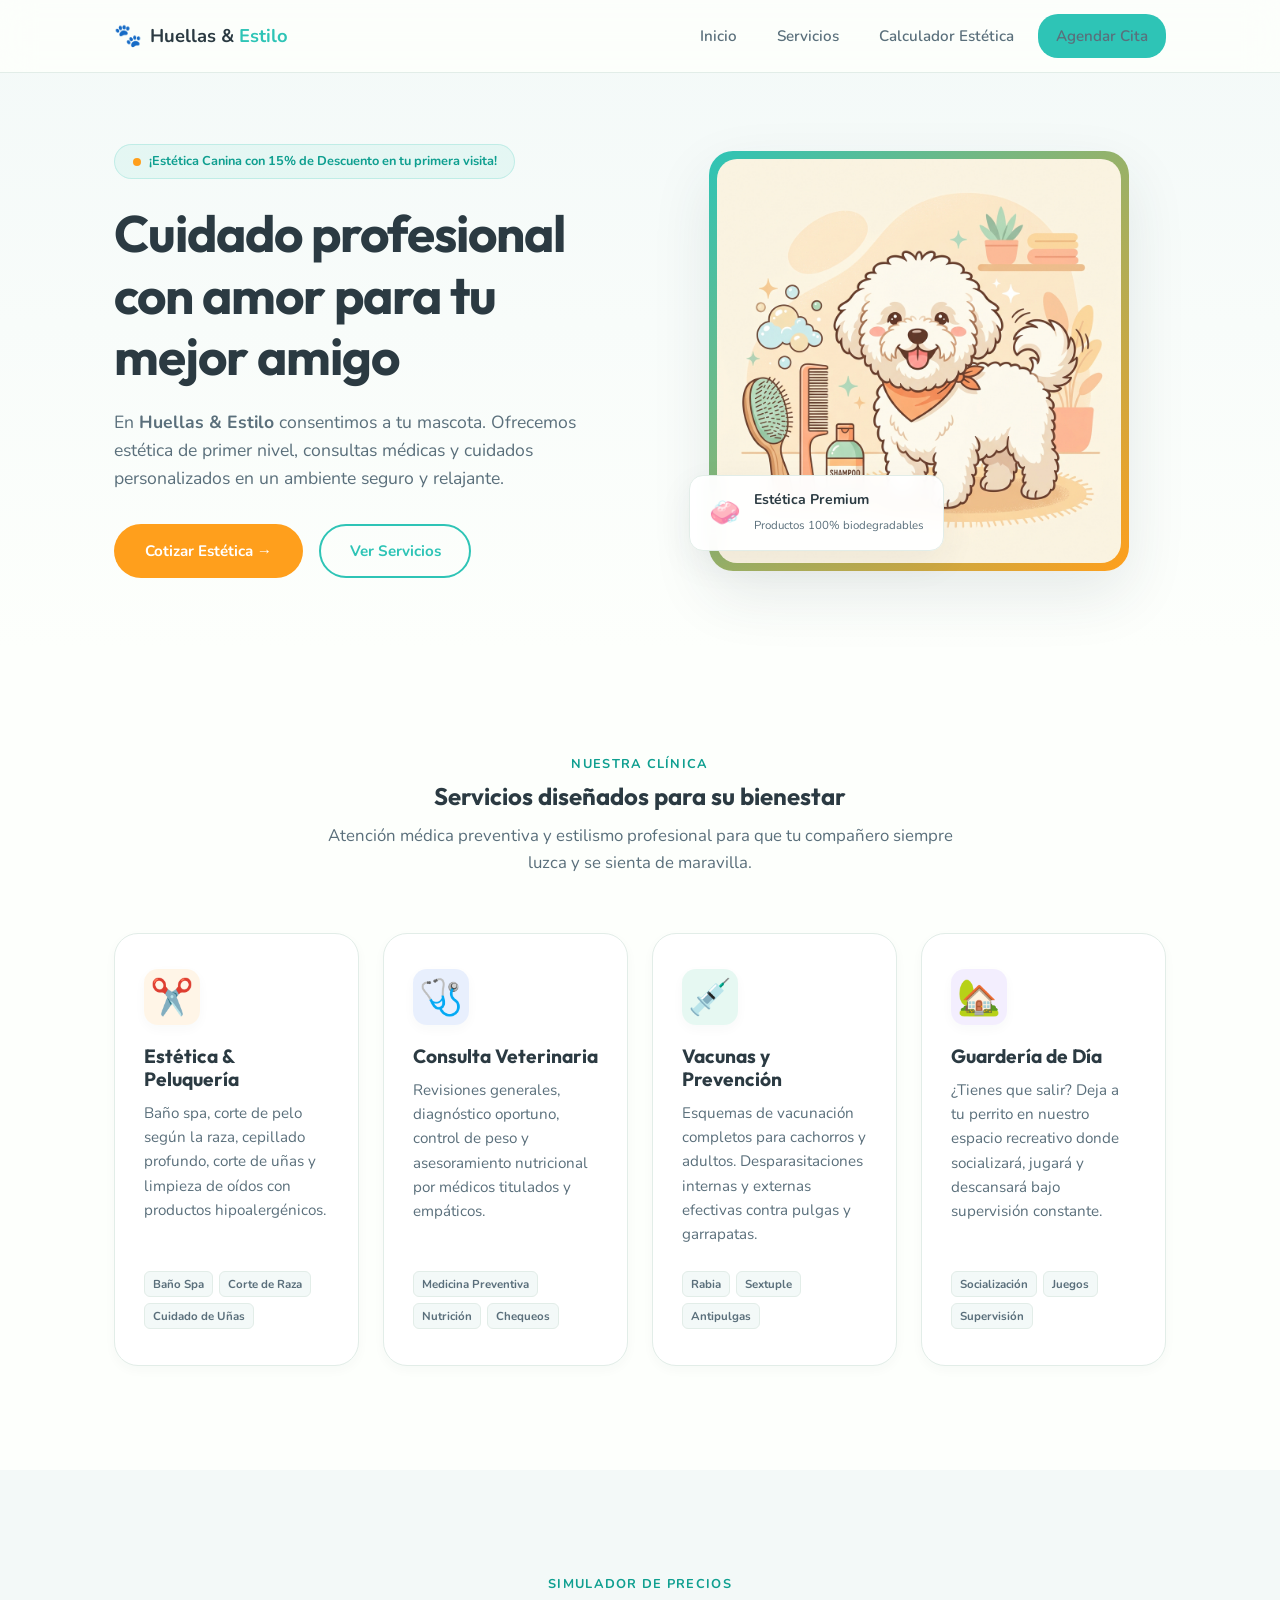
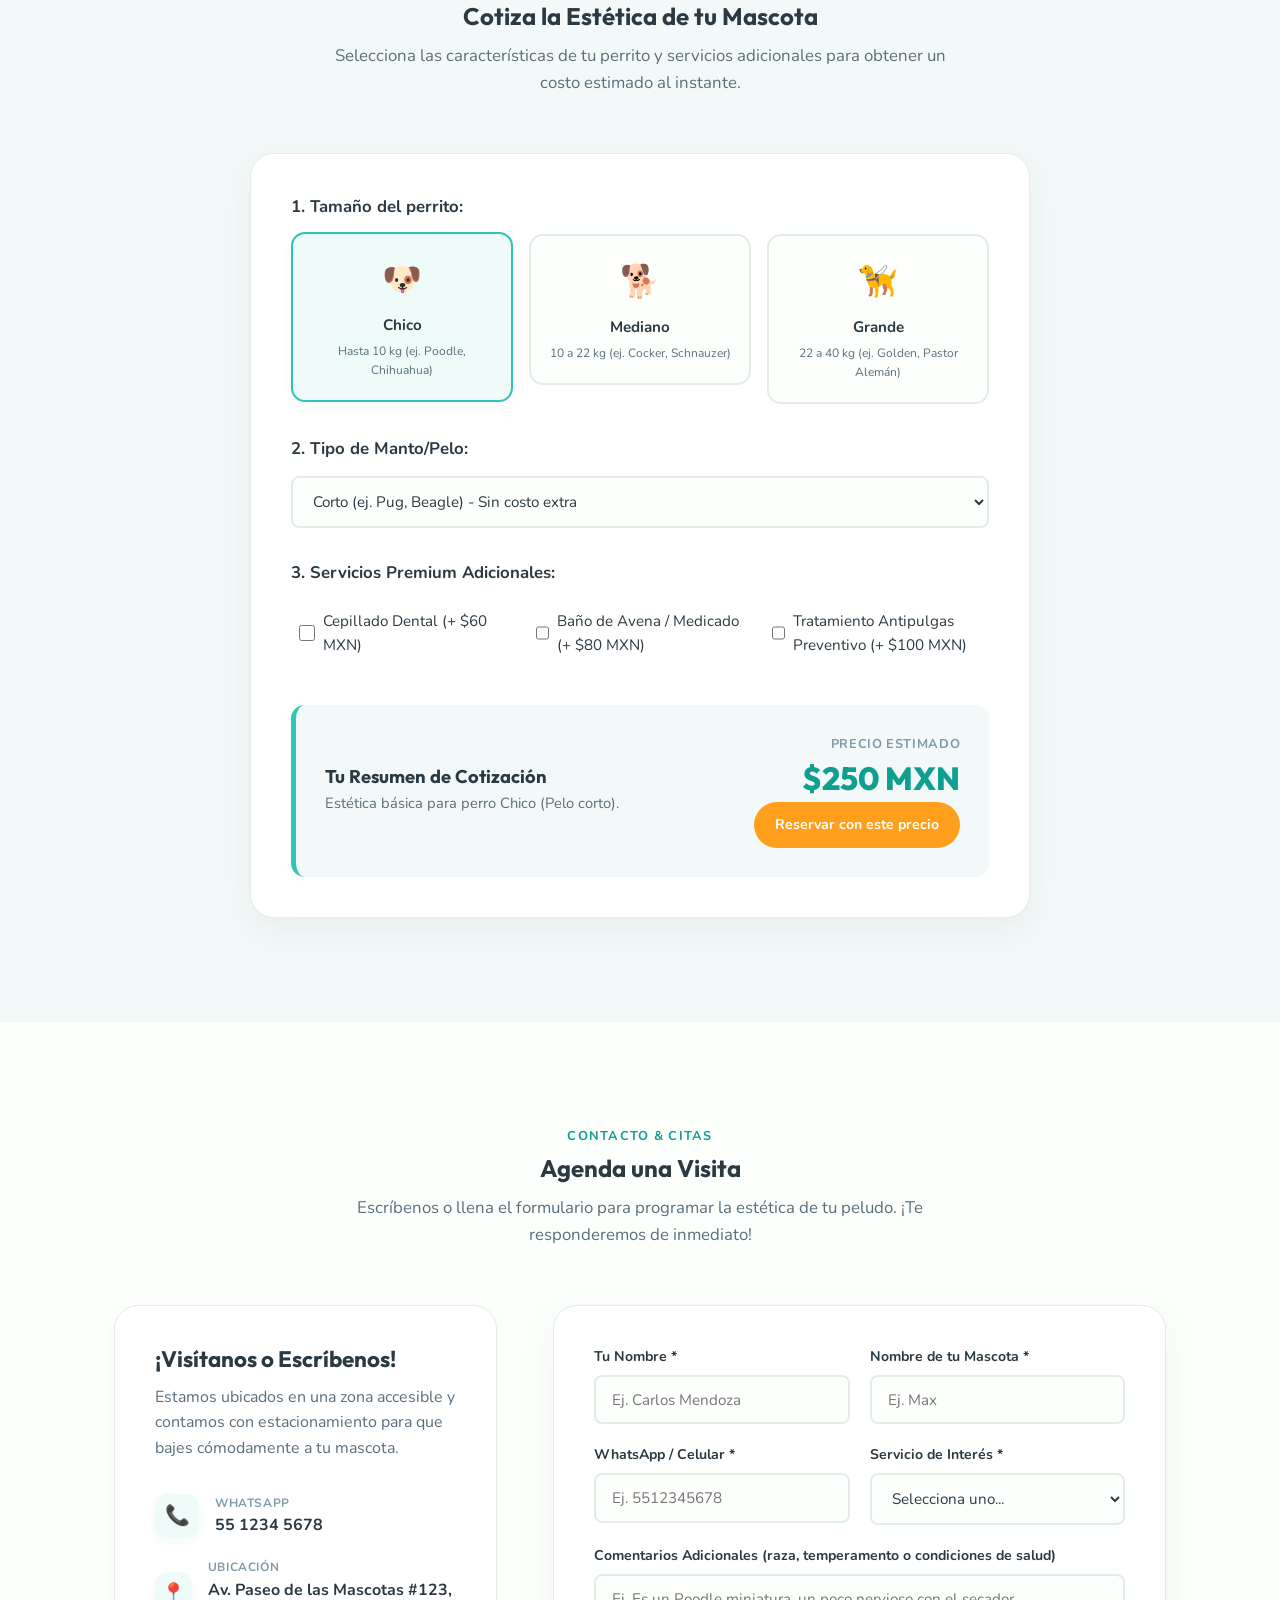
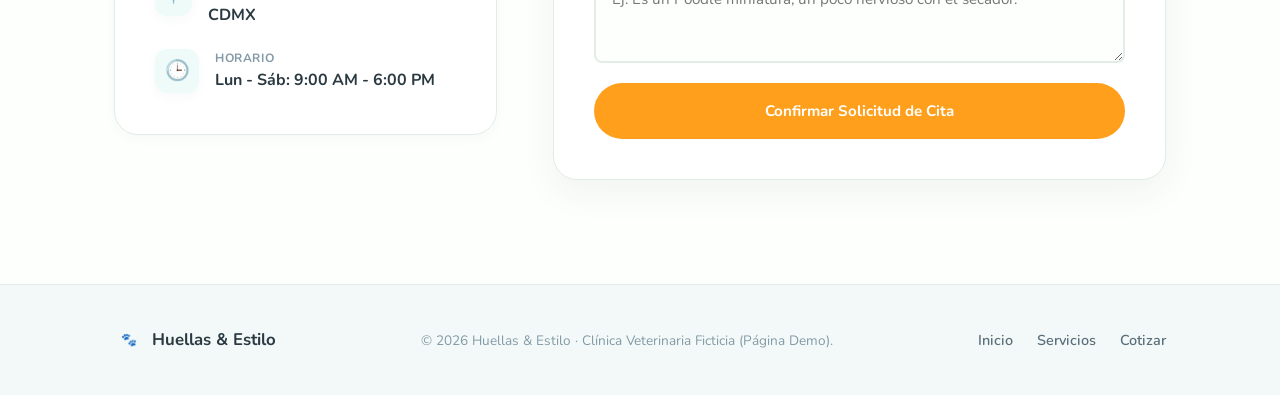
<file: demo-veterinaria/index.html>
<!DOCTYPE html>
<html lang="es">
<head>
  <meta charset="UTF-8" />
  <meta name="viewport" content="width=device-width, initial-scale=1.0" />
  <meta name="description" content="Huellas & Estilo — Clínica veterinaria y estética canina profesional. Servicios de baño, corte de pelo y atención médica para tu mascota." />
  <title>Huellas & Estilo · Veterinaria y Estética Canina (Demo)</title>
  
  <!-- FUENTES DE GOOGLE:
       Usamos 'Outfit' para títulos modernos y 'Nunito' para textos generales.
       Nunito es una tipografía redondeada y amigable, perfecta para temas de mascotas. -->
  <link rel="preconnect" href="https://fonts.googleapis.com" />
  <link rel="preconnect" href="https://fonts.gstatic.com" crossorigin />
  <link href="https://fonts.googleapis.com/css2?family=Nunito:wght@300;400;600;700;800&family=Outfit:wght@400;600;700;800&display=swap" rel="stylesheet" />
  
  <!-- Enlace a la hoja de estilos de la demo -->
  <link rel="stylesheet" href="style.css" />
</head>
<body>

  <!-- ==========================================
       1. CABECERA (NAVBAR)
       El contenedor 'nav' tiene posición fija en la parte superior.
       'container' ayuda a mantener centrados los elementos.
       ========================================== -->
  <header class="nav" id="nav">
    <div class="container nav__inner">
      <!-- LOGO: Combina un icono con el nombre comercial -->
      <a href="#inicio" class="nav__logo">
        <div class="nav__logo-icon">🐾</div>
        <span>Huellas & <strong>Estilo</strong></span>
      </a>

      <!-- ENLACES DE NAVEGACIÓN -->
      <nav class="nav__links" id="navLinks">
        <a href="#inicio">Inicio</a>
        <a href="#servicios">Servicios</a>
        <a href="#cotizador">Calculador Estética</a>
        <a href="#contacto" class="btn btn--nav">Agendar Cita</a>
      </nav>

      <!-- BOTÓN HAMBURGUESA (Móviles) -->
      <button class="nav__burger" id="burger" aria-label="Abrir menú">
        <span></span><span></span><span></span>
      </button>
    </div>
  </header>

  <!-- ==========================================
       2. HERO SECTION (BIENVENIDA)
       Una presentación llamativa con título grande (H1), 
       descripción, llamadas a la acción (CTA) y la imagen
       del perrito feliz que generamos anteriormente.
       ========================================== -->
  <section class="hero" id="inicio">
    <div class="container hero__inner">
      
      <!-- Lado izquierdo: Textos y botones -->
      <div class="hero__text">
        <div class="hero__badge">
          <span class="badge-dot"></span>
          ¡Estética Canina con 15% de Descuento en tu primera visita!
        </div>
        <h1>Cuidado profesional con amor para tu mejor amigo</h1>
        <p class="hero__desc">
          En <strong>Huellas & Estilo</strong> consentimos a tu mascota. Ofrecemos estética de primer nivel, consultas médicas y cuidados personalizados en un ambiente seguro y relajante.
        </p>
        <div class="hero__cta">
          <a href="#cotizador" class="btn btn--primary">Cotizar Estética →</a>
          <a href="#servicios" class="btn btn--secondary">Ver Servicios</a>
        </div>
      </div>

      <!-- Lado derecho: Imagen de la mascota generada -->
      <div class="hero__visual">
        <div class="hero__image-wrapper">
          <img src="assets/images/grooming_hero.png" alt="Perrito feliz en estética canina" class="hero__img" />
          <!-- Decoración flotante para darle un look dinámico -->
          <div class="hero__floating-card">
            <span class="floating-emoji">🧼</span>
            <div>
              <strong>Estética Premium</strong>
              <small>Productos 100% biodegradables</small>
            </div>
          </div>
        </div>
      </div>

    </div>
  </section>

  <!-- ==========================================
       3. SECCIÓN DE SERVICIOS
       Tarjetas con diseño "glassmorphism" o bordes suaves,
       mostrando de forma clara qué hace la clínica.
       ========================================== -->
  <section class="servicios" id="servicios">
    <div class="container">
      
      <!-- Encabezado de la sección -->
      <div class="section-head centered reveal">
        <div class="section-eyebrow">Nuestra Clínica</div>
        <h2>Servicios diseñados para su bienestar</h2>
        <p class="section-desc">Atención médica preventiva y estilismo profesional para que tu compañero siempre luzca y se sienta de maravilla.</p>
      </div>

      <!-- Cuadrícula de tarjetas -->
      <div class="svc-grid">

        <!-- Tarjeta 1: Estética Canina -->
        <div class="svc-card reveal">
          <div class="svc-icon orange">✂️</div>
          <h3>Estética & Peluquería</h3>
          <p>Baño spa, corte de pelo según la raza, cepillado profundo, corte de uñas y limpieza de oídos con productos hipoalergénicos.</p>
          <div class="svc-tags">
            <span>Baño Spa</span><span>Corte de Raza</span><span>Cuidado de Uñas</span>
          </div>
        </div>

        <!-- Tarjeta 2: Consulta Veterinaria -->
        <div class="svc-card reveal">
          <div class="svc-icon blue">🩺</div>
          <h3>Consulta Veterinaria</h3>
          <p>Revisiones generales, diagnóstico oportuno, control de peso y asesoramiento nutricional por médicos titulados y empáticos.</p>
          <div class="svc-tags">
            <span>Medicina Preventiva</span><span>Nutrición</span><span>Chequeos</span>
          </div>
        </div>

        <!-- Tarjeta 3: Vacunación & Desparasitación -->
        <div class="svc-card reveal">
          <div class="svc-icon teal">💉</div>
          <h3>Vacunas y Prevención</h3>
          <p>Esquemas de vacunación completos para cachorros y adultos. Desparasitaciones internas y externas efectivas contra pulgas y garrapatas.</p>
          <div class="svc-tags">
            <span>Rabia</span><span>Sextuple</span><span>Antipulgas</span>
          </div>
        </div>

        <!-- Tarjeta 4: Guardería por Día -->
        <div class="svc-card reveal">
          <div class="svc-icon purple">🏡</div>
          <h3>Guardería de Día</h3>
          <p>¿Tienes que salir? Deja a tu perrito en nuestro espacio recreativo donde socializará, jugará y descansará bajo supervisión constante.</p>
          <div class="svc-tags">
            <span>Socialización</span><span>Juegos</span><span>Supervisión</span>
          </div>
        </div>

      </div>
    </div>
  </section>

  <!-- ==========================================
       4. COTIZADOR INTERACTIVO DE ESTÉTICA
       Esta sección interactiva permite al usuario estimar
       el costo de la estética de su mascota al instante.
       Es un excelente demostrador de interactividad JavaScript.
       ========================================== -->
  <section class="cotizador" id="cotizador">
    <div class="container">
      <div class="section-head centered reveal">
        <div class="section-eyebrow">Simulador de Precios</div>
        <h2>Cotiza la Estética de tu Mascota</h2>
        <p class="section-desc">Selecciona las características de tu perrito y servicios adicionales para obtener un costo estimado al instante.</p>
      </div>

      <div class="cotizador__wrap reveal">
        <div class="cotizador__card">
          
          <form id="calculatorForm">
            <!-- Paso 1: Tamaño de la Mascota -->
            <div class="calc-group">
              <label class="calc-label">1. Tamaño del perrito:</label>
              <div class="calc-options-grid">
                <label class="calc-option">
                  <input type="radio" name="dogSize" value="chico" checked />
                  <span class="calc-option-content">
                    <span class="opt-emoji">🐶</span>
                    <strong>Chico</strong>
                    <small>Hasta 10 kg (ej. Poodle, Chihuahua)</small>
                  </span>
                </label>

                <label class="calc-option">
                  <input type="radio" name="dogSize" value="mediano" />
                  <span class="calc-option-content">
                    <span class="opt-emoji">🐕</span>
                    <strong>Mediano</strong>
                    <small>10 a 22 kg (ej. Cocker, Schnauzer)</small>
                  </span>
                </label>

                <label class="calc-option">
                  <input type="radio" name="dogSize" value="grande" />
                  <span class="calc-option-content">
                    <span class="opt-emoji">🦮</span>
                    <strong>Grande</strong>
                    <small>22 a 40 kg (ej. Golden, Pastor Alemán)</small>
                  </span>
                </label>
              </div>
            </div>

            <!-- Paso 2: Tipo de Pelo -->
            <div class="calc-group">
              <label for="hairType" class="calc-label">2. Tipo de Manto/Pelo:</label>
              <select id="hairType" class="form-select">
                <option value="corto">Corto (ej. Pug, Beagle) - Sin costo extra</option>
                <option value="medio">Medio/Doble Capa (ej. Husky) - +$50 MXN</option>
                <option value="largo">Largo / Propenso a nudos (ej. Maltés, Yorkie) - +$100 MXN</option>
              </select>
            </div>

            <!-- Paso 3: Adicionales -->
            <div class="calc-group">
              <label class="calc-label">3. Servicios Premium Adicionales:</label>
              <div class="checkbox-grid">
                <label class="checkbox-item">
                  <input type="checkbox" id="dental" value="60" />
                  <span>Cepillado Dental (+ $60 MXN)</span>
                </label>
                <label class="checkbox-item">
                  <input type="checkbox" id="medicated" value="80" />
                  <span>Baño de Avena / Medicado (+ $80 MXN)</span>
                </label>
                <label class="checkbox-item">
                  <input type="checkbox" id="flea" value="100" />
                  <span>Tratamiento Antipulgas Preventivo (+ $100 MXN)</span>
                </label>
              </div>
            </div>
          </form>

          <!-- Resultados dinámicos del cotizador -->
          <div class="cotizador__result">
            <div class="result-details">
              <h3>Tu Resumen de Cotización</h3>
              <p id="calcSummary">Servicio de estética básica para perro chico.</p>
            </div>
            <div class="result-price-box">
              <span class="price-label">Precio Estimado</span>
              <span class="price-value" id="calcPrice">$250 MXN</span>
              <a href="#contacto" class="btn btn--primary btn--sm" id="btnBookFromCalc">Reservar con este precio</a>
            </div>
          </div>

        </div>
      </div>
    </div>
  </section>

  <!-- ==========================================
       5. CONTACTO Y FORMULARIO DE AGENDADO
       Para recibir datos de citas, los inputs están
       claramente etiquetados.
       ========================================== -->
  <section class="contacto" id="contacto">
    <div class="container">
      <div class="section-head centered reveal">
        <div class="section-eyebrow">Contacto & Citas</div>
        <h2>Agenda una Visita</h2>
        <p class="section-desc">Escríbenos o llena el formulario para programar la estética de tu peludo. ¡Te responderemos de inmediato!</p>
      </div>

      <div class="contacto__grid">
        
        <!-- Tarjeta de información de contacto -->
        <div class="contacto__info reveal">
          <div class="info-card">
            <h3>¡Visítanos o Escríbenos!</h3>
            <p>Estamos ubicados en una zona accesible y contamos con estacionamiento para que bajes cómodamente a tu mascota.</p>
            
            <div class="datos">
              <div class="dato">
                <div class="dato-icon orange">📞</div>
                <div>
                  <div class="dato-label">WhatsApp</div>
                  <div class="dato-value">55 1234 5678</div>
                </div>
              </div>
              <div class="dato">
                <div class="dato-icon orange">📍</div>
                <div>
                  <div class="dato-label">Ubicación</div>
                  <div class="dato-value">Av. Paseo de las Mascotas #123, CDMX</div>
                </div>
              </div>
              <div class="dato">
                <div class="dato-icon orange">🕒</div>
                <div>
                  <div class="dato-label">Horario</div>
                  <div class="dato-value">Lun - Sáb: 9:00 AM - 6:00 PM</div>
                </div>
              </div>
            </div>
          </div>
        </div>

        <!-- Formulario de Agendado -->
        <div class="contacto__form-wrap reveal">
          <form class="contacto__form" id="vetAppointmentForm" novalidate>
            
            <div class="form-row">
              <div class="form-group" id="g-nombre-propietario">
                <label for="nombrePropietario">Tu Nombre *</label>
                <input type="text" id="nombrePropietario" placeholder="Ej. Carlos Mendoza" required />
                <span class="ferr">Por favor ingresa tu nombre</span>
              </div>
              
              <div class="form-group" id="g-nombre-mascota">
                <label for="nombreMascota">Nombre de tu Mascota *</label>
                <input type="text" id="nombreMascota" placeholder="Ej. Max" required />
                <span class="ferr">¿Cómo se llama tu mascota?</span>
              </div>
            </div>

            <div class="form-row">
              <div class="form-group" id="g-telefono">
                <label for="telefono">WhatsApp / Celular *</label>
                <input type="tel" id="telefono" placeholder="Ej. 5512345678" required />
                <span class="ferr">Se requiere un número válido</span>
              </div>
              
              <div class="form-group" id="g-servicio-deseado">
                <label for="servicioDeseado">Servicio de Interés *</label>
                <select id="servicioDeseado" required>
                  <option value="">Selecciona uno...</option>
                  <option value="estetica">Estética y Peluquería Canina</option>
                  <option value="consulta">Consulta Veterinaria</option>
                  <option value="vacunas">Vacunación y Desparasitación</option>
                  <option value="guarderia">Guardería de Día</option>
                </select>
                <span class="ferr">Selecciona un servicio</span>
              </div>
            </div>

            <div class="form-group" id="g-mensaje">
              <label for="mensaje">Comentarios Adicionales (raza, temperamento o condiciones de salud)</label>
              <textarea id="mensaje" rows="3" placeholder="Ej. Es un Poodle miniatura, un poco nervioso con el secador."></textarea>
            </div>

            <button type="submit" class="btn btn--primary" style="width: 100%; padding: 1rem;">Confirmar Solicitud de Cita</button>
            
            <!-- Mensaje de éxito dinámico -->
            <div class="form-success" id="appointmentSuccess">
              🎉 ¡Solicitud enviada con éxito! Nos comunicaremos contigo por WhatsApp para confirmar la fecha y hora.
            </div>
          </form>
        </div>

      </div>
    </div>
  </section>

  <!-- ==========================================
       6. PIE DE PÁGINA (FOOTER)
       ========================================== -->
  <footer class="footer">
    <div class="container footer__inner">
      <div class="footer__brand">
        <div class="nav__logo-icon" style="width: 30px; height: 30px; font-size: 0.8rem;">🐾</div>
        <span>Huellas & Estilo</span>
      </div>
      <p class="footer__copy">© 2026 Huellas & Estilo · Clínica Veterinaria Ficticia (Página Demo).</p>
      <nav class="footer__links">
        <a href="#inicio">Inicio</a>
        <a href="#servicios">Servicios</a>
        <a href="#cotizador">Cotizar</a>
      </nav>
    </div>
  </footer>

  <!-- Enlace al archivo de lógica JavaScript -->
  <script src="script.js"></script>
</body>
</html>
</file>
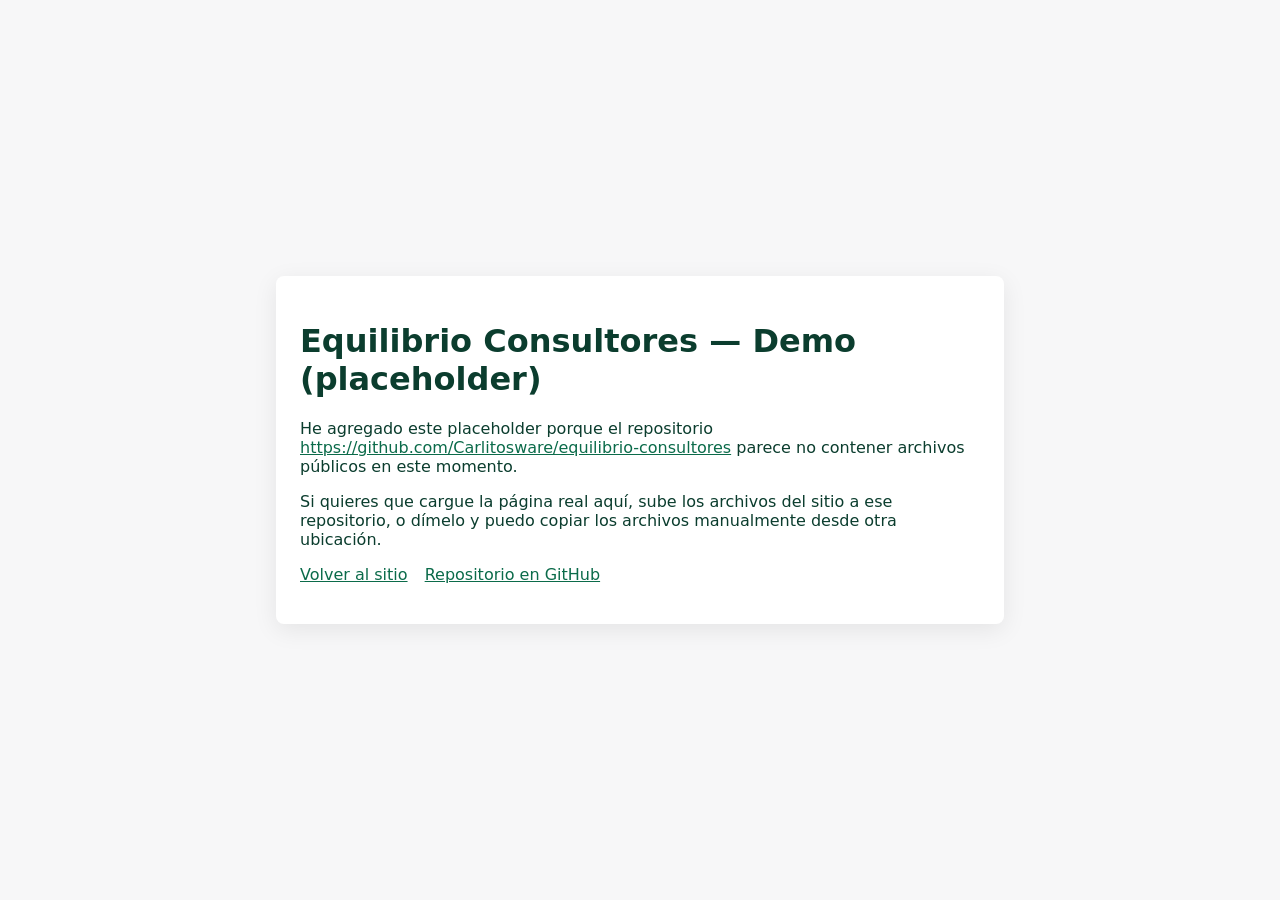
<file: demo-veterinaria/equilibrio/index.html>
<!doctype html>
<html lang="es">
  <head>
    <meta charset="utf-8">
    <meta name="viewport" content="width=device-width,initial-scale=1">
    <title>Equilibrio Consultores — Demo (placeholder)</title>
    <style>body{font-family:system-ui,-apple-system,Segoe UI,Roboto,Arial,sans-serif;display:flex;align-items:center;justify-content:center;height:100vh;margin:0;background:#f7f7f8;color:#0b3d2e}main{max-width:680px;padding:24px;background:#fff;border-radius:8px;box-shadow:0 6px 24px rgba(0,0,0,.08)}a{color:#0b6b4a}</style>
  </head>
  <body>
    <main>
      <h1>Equilibrio Consultores — Demo (placeholder)</h1>
      <p>He agregado este placeholder porque el repositorio <a href="https://github.com/Carlitosware/equilibrio-consultores">https://github.com/Carlitosware/equilibrio-consultores</a> parece no contener archivos públicos en este momento.</p>
      <p>Si quieres que cargue la página real aquí, sube los archivos del sitio a ese repositorio, o dímelo y puedo copiar los archivos manualmente desde otra ubicación.</p>
      <p>
        <a href="/" style="display:inline-block;margin-right:12px">Volver al sitio</a>
        <a href="https://github.com/Carlitosware/equilibrio-consultores" target="_blank">Repositorio en GitHub</a>
      </p>
    </main>
  </body>
</html>
</file>
<file: css/style-v2.css>
/* ============================================================
   style-v2.css — Tu Apoyo Digital (versión conservadora)
   Estilo: corporativo limpio, inspirado en Microsoft/Cisco
   
   GUÍA RÁPIDA DE EDICIÓN:
   · Para cambiar colores → edita las variables en :root
   · Color principal (azul): --blue
   · Fondo: --bg (blanco por defecto)
   · Texto: --text
   · Para cambiar fuente → edita --font en :root y el link de Google Fonts en el HTML
   ============================================================ */

:root {
  /* ---- COLORES PREMIUM — Estética "Friendly & Professional Trust" ---- */
  --blue:          #2563EB;   /* Azul rey profundo (confianza y seriedad) */
  --blue-dark:     #1D4ED8;   /* Azul rey más oscuro */
  --blue-light:    rgba(37, 99, 235, 0.06); /* Acento azul suave */
  
  --purple:        #7C3AED;   /* Violeta corporativo */
  --purple-light:  rgba(124, 58, 237, 0.06);
  
  --teal:          #10B981;   /* Verde esmeralda (éxito, crecimiento y accesibilidad) */
  --teal-light:    rgba(16, 185, 129, 0.06);
  
  --orange:        #F59E0B;   /* Ámbar amigable */
  --orange-light:  rgba(245, 158, 11, 0.06);

  /* ---- FONDO Y SUPERFICIES (Premium Light Mode) ---- */
  --bg:            #FFFFFF;   /* Blanco puro y limpio */
  --bg-alt:        #F8FAFC;   /* Gris pizarra ultra suave para alternancia */
  --bg-dark:       #0F172A;   /* Azul marino profundo (exclusivo para el Hero de portada) */
  --surface:       #FFFFFF;   /* Tarjetas blancas puras */
  --surface-hover: #F8FAFC;
  --border:        #E2E8F0;   /* Bordes muy sutiles y limpios */
  --border-focus:  #3B82F6;   /* Borde azul enfocado */
  
  /* ---- TEXTO ---- */
  --text:          #0F172A;   /* Slate oscuro premium de excelente contraste */
  --text-muted:    #475569;   /* Slate medio para lectura cómoda */
  --text-light:    #64748B;   /* Slate claro para detalles */

  /* ---- TIPOGRAFÍA ---- */
  --font: 'Inter', -apple-system, BlinkMacSystemFont, 'Segoe UI', sans-serif;
  --font-title: 'Outfit', 'Inter', sans-serif;

  /* ---- FORMA Y SOMBRAS ---- */
  --radius-sm:  8px;
  --radius-md:  12px;
  --radius-lg:  20px;
  --shadow-sm:  0 2px 8px rgba(15, 23, 42, 0.04);
  --shadow-md:  0 10px 30px rgba(15, 23, 42, 0.06);
  --shadow-lg:  0 20px 50px rgba(15, 23, 42, 0.08);
  --glow-blue:  0 0 20px rgba(37, 99, 235, 0.1);
  --glow-purple: 0 0 20px rgba(124, 58, 237, 0.1);

  --ease: cubic-bezier(0.16, 1, 0.3, 1);
  --max-w: 1100px;
}

/* ---- RESET ---- */
*, *::before, *::after { box-sizing: border-box; margin: 0; padding: 0; }
html { scroll-behavior: smooth; }
body { font-family: var(--font); background: var(--bg); color: var(--text); line-height: 1.7; -webkit-font-smoothing: antialiased; overflow-x: hidden; min-height: 100vh; }
a { color: inherit; text-decoration: none; }
img { max-width: 100%; display: block; }

/* ---- CONTENEDOR ---- */
.container { width: 100%; max-width: var(--max-w); margin: 0 auto; padding: 0 clamp(1rem, 2.5vw, 1.5rem); }

/* ---- TIPOGRAFÍA ---- */
h1, h2, h3 { font-family: var(--font-title); }
h1 { font-size: clamp(2.2rem, 5vw, 3.5rem); font-weight: 700; line-height: 1.1; letter-spacing: -0.03em; color: var(--text); }
h2 { font-size: clamp(1.8rem, 3.5vw, 2.6rem); font-weight: 700; line-height: 1.2; letter-spacing: -0.02em; color: var(--text); }
h3 { font-size: 1.2rem; font-weight: 600; line-height: 1.3; color: var(--text); }
p  { color: var(--text-muted); line-height: 1.8; font-size: 0.97rem; }

/* ---- BOTONES ---- */
.btn {
  display: inline-flex; align-items: center; justify-content: center;
  font-family: var(--font); font-size: 0.9rem; font-weight: 600;
  padding: 0.7rem 1.6rem; border-radius: var(--radius-sm);
  border: 2px solid transparent; cursor: pointer;
  transition: all 0.2s var(--ease); letter-spacing: 0.01em;
  white-space: nowrap;
}
.btn--primary  { background: var(--blue); color: #fff; }
.btn--primary:hover  { background: var(--blue-dark); transform: translateY(-1.5px); box-shadow: 0 4px 16px rgba(37, 99, 235, 0.25); }
.btn--secondary { background: transparent; color: var(--blue); border-color: var(--blue); }
.btn--secondary:hover { background: var(--blue-light); transform: translateY(-1px); }
.btn--outline  { background: transparent; color: var(--text-muted); border-color: var(--border); }
.btn--outline:hover  { border-color: var(--blue); color: var(--blue); }
.btn--nav { background: var(--blue); color: #fff; padding: 0.5rem 1.2rem; font-size: 0.85rem; border-radius: var(--radius-sm); }
.btn--nav:hover { background: var(--blue-dark); box-shadow: 0 4px 12px rgba(37, 99, 235, 0.2); }
.btn--sm { padding: 0.5rem 1.1rem; font-size: 0.83rem; }

/* ---- SECCIÓN HEADER COMÚN ---- */
.section-head { margin-bottom: 3rem; max-width: 640px; }
.section-head.centered { text-align: center; margin-left: auto; margin-right: auto; }
.section-eyebrow {
  font-size: 0.75rem; font-weight: 600; text-transform: uppercase;
  letter-spacing: 0.12em; color: var(--blue); margin-bottom: 0.6rem;
}
.section-desc { margin-top: 0.75rem; font-size: 1rem; color: var(--text-muted); }

/* ---- REVEAL ---- */
.reveal { opacity: 0; transform: translateY(20px); transition: opacity 0.6s var(--ease), transform 0.6s var(--ease); }
.reveal.visible { opacity: 1; transform: none; }

/* ============================================================
   NAVBAR
   ============================================================ */
.nav {
  position: fixed; top: 0; left: 0; right: 0; z-index: 200;
  background: rgba(255, 255, 255, 0.8); backdrop-filter: blur(12px); -webkit-backdrop-filter: blur(12px);
  border-bottom: 1px solid var(--border);
  padding: 0;
  transition: box-shadow 0.3s, background-color 0.3s;
}
.nav.scrolled { box-shadow: var(--shadow-md); background: rgba(255, 255, 255, 0.95); }
.nav__inner {
  display: flex; align-items: center; justify-content: space-between;
  height: 64px;
}
.nav__logo {
  display: flex; align-items: center; gap: 0.6rem;
  font-size: 1rem; font-weight: 600; color: var(--text);
}
.nav__logo strong { color: var(--blue); }
.nav__logo-icon {
  width: 36px; height: 36px; border-radius: var(--radius-sm);
  background: var(--blue); color: #fff;
  display: flex; align-items: center; justify-content: center;
  font-size: 0.75rem; font-weight: 700; letter-spacing: 0.05em;
  flex-shrink: 0;
}
.nav__links { display: flex; align-items: center; gap: 0.25rem; }
.nav__links a {
  font-size: 0.88rem; font-weight: 500; color: var(--text-muted);
  padding: 0.5rem 0.85rem; border-radius: var(--radius-sm);
  transition: color 0.15s, background 0.15s;
}
.nav__links a:not(.btn--nav):hover { color: var(--blue); background: var(--blue-light); }
.nav__burger {
  display: none; flex-direction: column; gap: 5px;
  background: none; border: none; cursor: pointer; padding: 6px;
}
.nav__burger span {
  display: block; width: 22px; height: 2px;
  background: var(--text); border-radius: 2px; transition: transform 0.2s, opacity 0.2s;
}
.nav__burger.active span:nth-child(1) { transform: translateY(7px) rotate(45deg); }
.nav__burger.active span:nth-child(2) { opacity: 0; }
.nav__burger.active span:nth-child(3) { transform: translateY(-7px) rotate(-45deg); }

@media (max-width: 768px) {
  .nav__burger { display: flex; }
  .nav__links {
    display: none; position: absolute; top: 65px; left: 0; right: 0;
    flex-direction: column; align-items: stretch; gap: 0;
    background: var(--bg-alt); border-bottom: 1px solid var(--border);
    box-shadow: var(--shadow-md); padding: 0.5rem 1rem 1rem;
    backdrop-filter: blur(12px); -webkit-backdrop-filter: blur(12px);
  }
  .nav__links.open { display: flex; }
  .nav__links a { font-size: 0.95rem; padding: 0.75rem 0.5rem; border-bottom: 1px solid var(--border); border-radius: 0; }
  .nav__links a:last-child { border-bottom: none; margin-top: 0.5rem; }
  .btn--nav { text-align: center; border-radius: var(--radius-sm); }
}

/* ============================================================
   HERO
   ============================================================ */
.hero {
  background: var(--bg-dark);
  padding-top: 64px; /* altura del navbar */
}
.hero__inner {
  display: grid; grid-template-columns: 1fr 1fr;
  gap: 4rem; align-items: center;
  padding: 5rem 1.5rem 4rem;
  max-width: var(--max-w); margin: 0 auto;
}
.hero__badge {
  display: inline-flex; align-items: center; gap: 8px;
  font-size: 0.78rem; font-weight: 500; color: rgba(255,255,255,0.6);
  border: 1px solid rgba(255,255,255,0.12);
  border-radius: 20px; padding: 0.3rem 0.9rem;
  margin-bottom: 1.5rem;
}
.badge-dot { width: 6px; height: 6px; border-radius: 50%; background: #4ade80; animation: blink 2s infinite; }
@keyframes blink { 0%,100%{opacity:1} 50%{opacity:0.3} }
.hero__text h1 { color: #fff; margin-bottom: 1.25rem; }
.hero__desc { color: rgba(255,255,255,0.65); font-size: 1.05rem; margin-bottom: 2rem; max-width: 480px; }
.hero__cta { display: flex; gap: 0.75rem; flex-wrap: wrap; margin-bottom: 2.5rem; }
.hero__tech { display: flex; align-items: center; gap: 0.75rem; flex-wrap: wrap; }
.tech-label { font-size: 0.75rem; color: rgba(255,255,255,0.4); }
.tech-badges { display: flex; flex-wrap: wrap; gap: 6px; }
.tech-badges span {
  font-size: 0.72rem; font-weight: 500;
  background: rgba(255,255,255,0.07); border: 1px solid rgba(255,255,255,0.12);
  border-radius: 4px; padding: 2px 10px; color: rgba(255,255,255,0.6);
}

/* Cards visuales del hero */
.hero__visual { display: flex; flex-direction: column; gap: 0.85rem; }
.hero__visual-card {
  background: rgba(255,255,255,0.06); border: 1px solid rgba(255,255,255,0.1);
  border-radius: var(--radius-md); padding: 1rem 1.25rem;
  display: flex; align-items: center; gap: 0.85rem;
  transition: background 0.2s;
}
.hero__visual-card:hover { background: rgba(255,255,255,0.09); }
.hero__visual-card--sm { padding: 0.8rem 1.1rem; }
.vis-icon {
  width: 40px; height: 40px; border-radius: var(--radius-sm);
  display: flex; align-items: center; justify-content: center; flex-shrink: 0;
}
.vis-icon svg { width: 20px; height: 20px; }
.vis-icon.blue   { background: rgba(0,103,184,0.25); color: #60a8f0; }
.vis-icon.purple { background: rgba(92,45,145,0.25); color: #c084fc; }
.vis-icon.teal   { background: rgba(0,122,110,0.25); color: #34d399; }
.vis-title { font-size: 0.88rem; font-weight: 600; color: rgba(255,255,255,0.9); }
.vis-sub   { font-size: 0.75rem; color: rgba(255,255,255,0.4); margin-top: 1px; }
.vis-badge { font-size: 0.7rem; font-weight: 600; background: rgba(74,222,128,0.15); border: 1px solid rgba(74,222,128,0.3); border-radius: 20px; padding: 2px 10px; color: #4ade80; margin-left: auto; white-space: nowrap; }

/* Stats bar */
.hero__stats { background: rgba(255,255,255,0.04); border-top: 1px solid rgba(255,255,255,0.07); }
.hero__stats-inner {
  display: flex; align-items: center; justify-content: center;
  flex-wrap: wrap; gap: 0; padding: 1.75rem 1.5rem;
  max-width: var(--max-w); margin: 0 auto;
}
.stat { text-align: center; padding: 0 3rem; }
.stat-num { display: block; font-size: 1.6rem; font-weight: 700; color: #fff; line-height: 1; margin-bottom: 4px; }
.stat-label { font-size: 0.75rem; color: rgba(255,255,255,0.45); }
.stat-divider { width: 1px; height: 36px; background: rgba(255,255,255,0.1); }

.hero__visual-card { min-width: 0; }
.hero__visual-card--main,
.hero__visual-card--sm { max-width: 100%; }

@media (max-width: 1024px) {
  .hero__inner { gap: 2.5rem; padding: 4rem 1.25rem 3.5rem; }
  .hero__stats-inner { justify-content: space-between; }
}

@media (max-width: 860px) {
  .hero__inner { grid-template-columns: 1fr; gap: 2.5rem; padding: 3.5rem 1.5rem 3rem; }
  .hero__visual { flex-direction: row; flex-wrap: wrap; }
  .hero__visual-card { flex: 1; min-width: 200px; }
  .stat { padding: 0 1.5rem; }
  .stat-divider { display: none; }
}

@media (max-width: 720px) {
  .hero__cta { flex-direction: column; align-items: stretch; }
  .hero__tech { justify-content: flex-start; }
  .svc-tags { gap: 0.5rem; }
  .proj-actions { flex-direction: column; align-items: stretch; }
}@media (max-width: 480px) {
  .hero__visual { flex-direction: column; }
  .hero__stats-inner { gap: 1rem; }
  .stat { padding: 0.5rem 1rem; }
}

/* ============================================================
   SERVICIOS
   ============================================================ */
.servicios { padding: 6rem 0; background: var(--bg); }
.svc-grid {
  display: grid;
  grid-template-columns: repeat(auto-fill, minmax(300px, 1fr));
  gap: 1.25rem;
}
.svc-card {
  background: var(--surface); border: 1px solid var(--border);
  border-radius: var(--radius-lg); padding: 1.75rem;
  box-shadow: var(--shadow-sm);
  transition: border-color 0.3s, box-shadow 0.3s, background-color 0.3s, transform 0.3s var(--ease);
  display: flex; flex-direction: column;
  position: relative; overflow: hidden;
}
.svc-card:hover { 
  border-color: rgba(37, 99, 235, 0.3); 
  box-shadow: var(--shadow-md); 
  background: var(--surface-hover);
  transform: translateY(-5px); 
}
.svc-card--cta { 
  background: rgba(37, 99, 235, 0.02); 
  border-color: rgba(37, 99, 235, 0.1); 
  align-items: center; 
  justify-content: center; 
  text-align: center; 
}
.svc-card--cta:hover { 
  border-color: var(--blue); 
  background: rgba(37, 99, 235, 0.05);
  box-shadow: var(--shadow-sm);
}
.svc-card__cta-inner { display: flex; flex-direction: column; align-items: center; gap: 0.5rem; }
.cta-icon { width: 52px; height: 52px; border-radius: 50%; background: var(--blue); color: #fff; display: flex; align-items: center; justify-content: center; font-size: 1.5rem; font-weight: 700; margin-bottom: 0.5rem; }
.svc-card__head { display: flex; align-items: center; justify-content: space-between; margin-bottom: 1.25rem; }
.svc-icon {
  width: 48px; height: 48px; border-radius: var(--radius-sm);
  display: flex; align-items: center; justify-content: center;
}
.svc-icon svg { width: 22px; height: 22px; }
.svc-icon.blue   { background: var(--blue-light);   color: var(--blue);   }
.svc-icon.purple { background: var(--purple-light); color: var(--purple); }
.svc-icon.teal   { background: var(--teal-light);   color: var(--teal);   }
.svc-icon.orange { background: var(--orange-light); color: var(--orange); }
.svc-num { font-size: 0.72rem; font-weight: 700; color: var(--text-light); letter-spacing: 0.08em; }
.svc-card h3 { font-size: 1.05rem; margin-bottom: 0.5rem; }
.svc-card p  { font-size: 0.88rem; line-height: 1.75; flex: 1; }
.svc-tags { display: flex; flex-wrap: wrap; gap: 6px; margin-top: 1.1rem; }
.svc-tags span {
  font-size: 0.7rem; font-weight: 500;
  background: var(--bg-alt); border: 1px solid var(--border);
  border-radius: 4px; padding: 2px 8px; color: var(--text-light);
}
.svc-card__footer { margin-top: 1.25rem; padding-top: 1rem; border-top: 1px solid var(--border); }
.svc-link { font-size: 0.85rem; font-weight: 600; color: var(--blue); transition: gap 0.15s; }
.svc-link:hover { text-decoration: underline; }

/* ============================================================
   PROYECTOS
   ============================================================ */
.proyectos { padding: 6rem 0; background: var(--bg-alt); }
.proj-grid {
  display: grid;
  grid-template-columns: repeat(auto-fill, minmax(480px, 1fr));
  gap: 1.5rem;
}
.proj-card {
  background: var(--surface); border: 1px solid var(--border);
  border-radius: var(--radius-lg); overflow: hidden;
  box-shadow: var(--shadow-sm);
  transition: border-color 0.3s, box-shadow 0.3s, background-color 0.3s, transform 0.3s var(--ease);
}
.proj-card:hover { 
  border-color: rgba(37, 99, 235, 0.2);
  box-shadow: var(--shadow-md); 
  background: var(--surface-hover);
  transform: translateY(-6px); 
}
.proj-banner {
  height: 200px; position: relative;
  display: flex; align-items: center; justify-content: center;
  overflow: hidden;
}
.proj-tipo {
  position: absolute; top: 1rem; left: 1rem;
  font-size: 0.7rem; font-weight: 600; letter-spacing: 0.08em;
  text-transform: uppercase; background: rgba(0,0,0,0.4);
  backdrop-filter: blur(4px); border: 1px solid rgba(255,255,255,0.2);
  border-radius: 4px; padding: 3px 10px; color: rgba(255,255,255,0.9);
}
/* Mock de browser en tarjeta */
.proj-mock-browser {
  width: 75%; background: rgba(0,0,0,0.3);
  border-radius: 8px; overflow: hidden; border: 1px solid rgba(255,255,255,0.15);
}
.pmb-bar {
  display: flex; gap: 5px; padding: 7px 10px; background: rgba(0,0,0,0.35);
}
.pmb-bar span { width: 8px; height: 8px; border-radius: 50%; background: rgba(255,255,255,0.25); }
.pmb-bar.dark span { background: rgba(74,222,128,0.4); }
.pmb-body { padding: 8px; }
.pmb-hero { height: 44px; background: rgba(255,255,255,0.15); border-radius: 4px; margin-bottom: 6px; }
.pmb-nav  { height: 16px; background: rgba(255,255,255,0.1); border-radius: 3px; margin-bottom: 6px; }
.pmb-row  { display: flex; gap: 6px; }
.pmb-row div { flex: 1; height: 24px; background: rgba(255,255,255,0.1); border-radius: 4px; }
.pmb-list div { height: 10px; background: rgba(255,255,255,0.08); border-radius: 3px; margin-bottom: 5px; }
.pmb-terminal { font-family: monospace; font-size: 9.5px; color: rgba(255,255,255,0.5); line-height: 1.8; }

.proj-body { padding: 1.5rem; }
.proj-meta { display: flex; flex-wrap: wrap; gap: 6px; margin-bottom: 0.85rem; }
.proj-tag {
  font-size: 0.7rem; font-weight: 500;
  background: var(--blue-light); border: 1px solid rgba(0,103,184,0.15);
  border-radius: 4px; padding: 2px 8px; color: var(--blue);
}
.proj-body h3 { font-size: 1.1rem; margin-bottom: 0.5rem; }
.proj-body p  { font-size: 0.88rem; margin-bottom: 1.25rem; }
.proj-actions { display: flex; gap: 0.75rem; align-items: center; flex-wrap: wrap; }
.proj-disponible { font-size: 0.78rem; color: var(--text-light); font-style: italic; }

@media (max-width: 600px) { .proj-grid { grid-template-columns: 1fr; } }

/* ============================================================
   PROCESO
   ============================================================ */
.proceso { padding: 6rem 0; background: var(--bg); }
.proc-grid {
  display: grid; grid-template-columns: repeat(auto-fit, minmax(220px, 1fr));
  gap: 2rem; margin-top: 1rem;
}
.proc-item { position: relative; }
.proc-num {
  font-size: 0.72rem; font-weight: 700; letter-spacing: 0.1em;
  color: var(--blue); background: var(--blue-light);
  width: 36px; height: 36px; border-radius: var(--radius-sm);
  display: flex; align-items: center; justify-content: center;
  margin-bottom: 1rem;
}
/* Línea conectora entre pasos */
.proc-line {
  position: absolute; top: 18px; left: 36px; right: -2rem; height: 1px;
  background: var(--border); pointer-events: none;
}
.proc-item h3 { font-size: 1rem; margin-bottom: 0.5rem; }
.proc-item p  { font-size: 0.88rem; }

@media (max-width: 700px) {
  .proc-grid { grid-template-columns: 1fr; gap: 1.5rem; }
  .proc-line { display: none; }
}

/* ============================================================
   CONTACTO
   ============================================================ */
.contacto { padding: 6rem 0; background: var(--bg-alt); }
.contacto__grid {
  display: grid; grid-template-columns: 1fr 1.6fr;
  gap: 3.5rem; align-items: start;
}
.info-card {
  background: var(--surface); border: 1px solid var(--border);
  border-radius: var(--radius-lg); padding: 2rem;
  box-shadow: var(--shadow-sm);
}
.info-card h3 { font-size: 1.3rem; margin-bottom: 0.6rem; }
.info-card > p { margin-bottom: 1.75rem; }
.datos { display: flex; flex-direction: column; gap: 1rem; }
.dato { display: flex; align-items: center; gap: 0.85rem; }
.dato-icon {
  width: 40px; height: 40px; border-radius: var(--radius-sm);
  display: flex; align-items: center; justify-content: center; flex-shrink: 0;
}
.dato-icon.blue { background: var(--blue-light); color: var(--blue); }
.dato-label { font-size: 0.72rem; text-transform: uppercase; letter-spacing: 0.08em; color: var(--text-light); }
.dato-value { font-size: 0.95rem; font-weight: 600; color: var(--text); }

/* Formulario */
.contacto__form-wrap { }
.contacto__form {
  background: var(--surface); border: 1px solid var(--border);
  border-radius: var(--radius-lg); padding: 2.5rem;
  box-shadow: var(--shadow-sm);
}
.form-row { display: grid; grid-template-columns: 1fr 1fr; gap: 1rem; margin-bottom: 0; }
.form-group { margin-bottom: 1.1rem; display: flex; flex-direction: column; gap: 0.35rem; }
.form-group label { font-size: 0.83rem; font-weight: 500; color: var(--text); }
.form-group input,
.form-group select,
.form-group textarea {
  width: 100%; padding: 0.72rem 1rem;
  background: rgba(255, 255, 255, 0.02); border: 1px solid var(--border);
  border-radius: var(--radius-sm); font-family: var(--font);
  font-size: 0.92rem; color: var(--text); outline: none; appearance: none;
  transition: border-color 0.3s, box-shadow 0.3s, background-color 0.3s;
}
.form-group input:focus,
.form-group select:focus,
.form-group textarea:focus { 
  border-color: var(--blue); 
  box-shadow: 0 0 0 3px rgba(0, 242, 254, 0.15); 
  background: rgba(255, 255, 255, 0.04);
}
.form-group input.err,
.form-group select.err,
.form-group textarea.err { border-color: #dc2626; }
.form-group textarea { resize: vertical; min-height: 110px; }
.form-group select {
  background-image: url("data:image/svg+xml,%3Csvg xmlns='http://www.w3.org/2000/svg' width='12' height='8'%3E%3Cpath d='M1 1l5 5 5-5' stroke='%235A5A5A' stroke-width='1.5' fill='none' stroke-linecap='round'/%3E%3C/svg%3E");
  background-repeat: no-repeat; background-position: right 1rem center; padding-right: 2.5rem;
}
.ferr { display: none; font-size: 0.75rem; color: #dc2626; }
.form-group.has-err .ferr { display: block; }
.form-success {
  display: none; text-align: center; padding: 1rem;
  background: #f0fdf4; border: 1px solid #bbf7d0;
  border-radius: var(--radius-sm); color: #166534;
  font-weight: 500; margin-top: 1rem; font-size: 0.9rem;
}

@media (max-width: 900px) { .contacto__grid { grid-template-columns: 1fr; gap: 2rem; } }
@media (max-width: 540px) { .form-row { grid-template-columns: 1fr; } .contacto__form { padding: 1.5rem 1.25rem; } }

/* ============================================================
   FOOTER
   ============================================================ */
.footer {
  background: var(--bg); border-top: 1px solid var(--border); padding: 1.75rem 0;
}
.footer__inner {
  display: flex; align-items: center; justify-content: space-between;
  flex-wrap: wrap; gap: 1rem;
}
.footer__brand { display: flex; align-items: center; gap: 0.6rem; font-size: 0.95rem; }
.footer__copy { font-size: 0.8rem; color: var(--text-light); }
.footer__links { display: flex; gap: 1.5rem; }
.footer__links a { font-size: 0.83rem; color: var(--text-light); transition: color 0.15s; }
.footer__links a:hover { color: var(--blue); }
@media (max-width: 600px) {
  .footer__inner { flex-direction: column; text-align: center; }
  .footer__links { justify-content: center; }
}

/* ============================================================
   BOTÓN WHATSAPP
   ============================================================ */
.wa-btn {
  position: fixed; bottom: 2rem; right: 2rem; z-index: 999;
  width: 56px; height: 56px; border-radius: 50%;
  background: #25D366; display: flex; align-items: center; justify-content: center;
  box-shadow: 0 4px 20px rgba(37,211,102,0.4);
  transition: transform 0.2s, box-shadow 0.2s;
}
.wa-btn:hover { transform: scale(1.1); box-shadow: 0 6px 28px rgba(37,211,102,0.55); }
.wa-btn svg { width: 28px; height: 28px; fill: #fff; }
.wa-btn::before {
  content: ''; position: absolute; inset: -5px; border-radius: 50%;
  background: rgba(37,211,102,0.2); animation: wa-pulse 2.5s infinite;
}
@keyframes wa-pulse { 0%{transform:scale(1);opacity:1} 70%{transform:scale(1.4);opacity:0} 100%{transform:scale(1.4);opacity:0} }
@media (max-width: 480px) { .wa-btn { bottom: 1.25rem; right: 1.25rem; width: 50px; height: 50px; } }
</file>
<file: demo-veterinaria/style.css>
/* ============================================================
   style.css — Huellas & Estilo (Página Demo Veterinaria)
   ============================================================ */

/* ------------------------------------------------------------
   GUÍA DE PERSONALIZACIÓN Y CAMBIO DE DISEÑO FÁCIL:
   Para cambiar por completo los colores del sitio, solo debes
   comentar la paleta activa (añadiendo /* antes y *\/ después)
   y desmarcar la paleta que deseas activar.
   ------------------------------------------------------------ */

:root {
  /* ==========================================================
     PALETA 1: MENTA & NARANJA (Activa por defecto)
     Estilo: Fresco, alegre y moderno. Transmite limpieza y alegría.
     ========================================================== */
  --primary:        #2EC4B6;   /* Verde menta brillante (color de acento principal) */
  --primary-dark:   #0F9F90;   /* Menta oscuro para estados hover */
  --primary-light:  rgba(46, 196, 182, 0.08); /* Acento menta suave */
  
  --secondary:      #FF9F1C;   /* Naranja pastel cálido (para destacar botones/citas) */
  --secondary-dark: #E08200;   /* Naranja oscuro para hover */
  
  --accent:         #E71D36;   /* Rojo coral sutil para alertas o detalles pequeños */
  
  --bg:             #FDFFFC;   /* Fondo general claro (blanco hueso cálido) */
  --bg-alt:         #F3F9F8;   /* Fondo alterno (gris con matiz menta muy suave) */
  --surface:        #FFFFFF;   /* Tarjetas y contenedores (blanco puro) */
  --surface-hover:  #F7FDFB;   /* Tarjetas en estado hover */
  --border:         #E2EDE8;   /* Bordes sutiles con tono verdoso */

  /* ==========================================================
     PALETA 2: LAVANDA & ROSA (Descomenta para cambiar el tema)
     Estilo: Cálido, tierno y acogedor. Muy usado en estéticas pet chic.
     
     --primary:        #8B5CF6;   /* Violeta lavanda *\/
     --primary-dark:   #6D28D9;   /* Violeta oscuro *\/
     --primary-light:  rgba(139, 92, 246, 0.08);
     
     --secondary:      #EC4899;   /* Rosa chicle amigable *\/
     --secondary-dark: #DB2777;   /* Rosa oscuro *\/
     
     --accent:         #F59E0B;   /* Amarillo ámbar *\/
     
     --bg:             #FAFAF9;   /* Crema suave *\/
     --bg-alt:         #F5F3FF;   /* Fondo alterno lavanda *\/
     --surface:        #FFFFFF;
     --surface-hover:  #FAF5FF;
     --border:         #EAE5F5;
     ========================================================== */

  /* ==========================================================
     PALETA 3: VERDE BOSQUE & CREMA (Descomenta para cambiar el tema)
     Estilo: Orgánico, ecológico, natural e infunde mucha confianza médica.
     
     --primary:        #1B4332;   /* Verde bosque profundo *\/
     --primary-dark:   #081C15;   /* Verde oscuro casi negro *\/
     --primary-light:  rgba(27, 67, 50, 0.08);
     
     --secondary:      #D8A43E;   /* Dorado / Crema oscuro *\/
     --secondary-dark: #B58428;   /* Dorado oscuro *\/
     
     --accent:         #EF4444;   /* Rojo preventivo *\/
     
     --bg:             #FCFCF9;   /* Hueso ecológico *\/
     --bg-alt:         #F2F6F3;   /* Alternancia verdosa clara *\/
     --surface:        #FFFFFF;
     --surface-hover:  #F7FAF8;
     --border:         #E2EAE5;
     ========================================================== */

  /* ---- CONFIGURACIONES COMUNES DE DISEÑO ---- */
  --text:          #2B3A42;   /* Slate oscuro para excelente lectura */
  --text-muted:    #5A6F7B;   /* Texto secundario para descripciones */
  --text-light:    #829AA7;   /* Detalles muy sutiles */
  
  --font:          'Nunito', -apple-system, BlinkMacSystemFont, 'Segoe UI', sans-serif;
  --font-title:    'Outfit', sans-serif;
  
  --radius-sm:     8px;
  --radius-md:     14px;
  --radius-lg:     24px;
  
  --shadow-sm:     0 4px 12px rgba(43, 58, 66, 0.03);
  --shadow-md:     0 12px 36px rgba(43, 58, 66, 0.06);
  --shadow-lg:     0 24px 60px rgba(43, 58, 66, 0.1);
  --shadow-glow:   0 10px 25px rgba(46, 196, 182, 0.2); /* Sombra luminosa principal */

  --ease:          cubic-bezier(0.16, 1, 0.3, 1); /* Curva de transición suave */
  --max-w:         1100px;
}

/* ============================================================
   RESET DE ESTILOS BÁSICOS
   ============================================================ */
*, *::before, *::after {
  box-sizing: border-box;
  margin: 0;
  padding: 0;
}

html {
  scroll-behavior: smooth; /* Desplazamiento suave al hacer clic en enlaces */
  scroll-padding-top: 80px; /* Evita que el menú fijo tape el título de la sección */
}

body {
  font-family: var(--font);
  background: var(--bg);
  color: var(--text);
  line-height: 1.6;
  -webkit-font-smoothing: antialiased;
  overflow-x: hidden;
}

a {
  color: inherit;
  text-decoration: none;
}

img {
  max-width: 100%;
  display: block;
}

/* ============================================================
   COMPONENTES COMUNES / UTILERÍAS
   ============================================================ */
.container {
  width: 100%;
  max-width: var(--max-w);
  margin: 0 auto;
  padding: 0 1.5rem;
}

h1, h2, h3, h4 {
  font-family: var(--font-title);
  font-weight: 700;
  line-height: 1.2;
}

/* Encabezados de sección estándar */
.section-head {
  margin-bottom: 3.5rem;
  max-width: 650px;
}

.section-head.centered {
  text-align: center;
  margin-left: auto;
  margin-right: auto;
}

.section-eyebrow {
  font-size: 0.8rem;
  font-weight: 700;
  text-transform: uppercase;
  letter-spacing: 0.1em;
  color: var(--primary-dark);
  margin-bottom: 0.5rem;
}

.section-desc {
  margin-top: 0.75rem;
  font-size: 1.05rem;
  color: var(--text-muted);
}

/* ============================================================
   BOTONES
   ============================================================ */
.btn {
  display: inline-flex;
  align-items: center;
  justify-content: center;
  font-family: var(--font);
  font-size: 0.95rem;
  font-weight: 700;
  padding: 0.8rem 1.8rem;
  border-radius: 50px; /* Bordes totalmente redondeados para un look suave */
  border: 2px solid transparent;
  cursor: pointer;
  transition: all 0.25s var(--ease);
  gap: 8px;
}

.btn--primary {
  background: var(--secondary);
  color: #FFF;
}

.btn--primary:hover {
  background: var(--secondary-dark);
  transform: translateY(-2px);
  box-shadow: 0 6px 20px rgba(255, 159, 28, 0.3);
}

.btn--secondary {
  background: transparent;
  color: var(--primary);
  border-color: var(--primary);
}

.btn--secondary:hover {
  background: var(--primary-light);
  transform: translateY(-1.5px);
}

.btn--outline {
  background: transparent;
  color: var(--text-muted);
  border-color: var(--border);
}

.btn--outline:hover {
  border-color: var(--primary);
  color: var(--primary);
}

.btn--nav {
  background: var(--primary);
  color: #FFF;
  padding: 0.5rem 1.3rem;
  font-size: 0.88rem;
}

.btn--nav:hover {
  background: var(--primary-dark);
  box-shadow: var(--shadow-glow);
}

.btn--sm {
  padding: 0.6rem 1.2rem;
  font-size: 0.88rem;
}

/* ============================================================
   REVEAL ON SCROLL ANIMATION
   ============================================================ */
.reveal {
  opacity: 0;
  transform: translateY(30px);
  transition: opacity 0.7s var(--ease), transform 0.7s var(--ease);
}

.reveal.visible {
  opacity: 1;
  transform: translateY(0);
}

/* ============================================================
   1. CABECERA (NAVBAR)
   ============================================================ */
.nav {
  position: fixed;
  top: 0;
  left: 0;
  right: 0;
  z-index: 1000;
  background: rgba(253, 255, 252, 0.85); /* Vidrio esmerilado */
  backdrop-filter: blur(16px);
  -webkit-backdrop-filter: blur(16px);
  border-bottom: 1px solid var(--border);
  transition: all 0.3s;
}

.nav.scrolled {
  box-shadow: var(--shadow-sm);
  background: rgba(253, 255, 252, 0.96);
}

.nav__inner {
  display: flex;
  align-items: center;
  justify-content: space-between;
  height: 72px;
}

.nav__logo {
  display: flex;
  align-items: center;
  gap: 0.5rem;
  font-size: 1.15rem;
  font-weight: 700;
  color: var(--text);
}

.nav__logo strong {
  color: var(--primary);
}

.nav__logo-icon {
  font-size: 1.4rem;
  display: flex;
  align-items: center;
  justify-content: center;
}

.nav__links {
  display: flex;
  align-items: center;
  gap: 0.5rem;
}

.nav__links a {
  font-size: 0.95rem;
  font-weight: 600;
  color: var(--text-muted);
  padding: 0.5rem 1rem;
  border-radius: 20px;
  transition: all 0.2s;
}

.nav__links a:not(.btn--nav):hover {
  color: var(--primary-dark);
  background: var(--primary-light);
}

/* Botón hamburguesa para móviles */
.nav__burger {
  display: none;
  flex-direction: column;
  gap: 6px;
  background: none;
  border: none;
  cursor: pointer;
  padding: 6px;
}

.nav__burger span {
  display: block;
  width: 24px;
  height: 2px;
  background: var(--text);
  border-radius: 2px;
  transition: all 0.3s;
}

/* Clases animadas de menú activo */
.nav__burger.active span:nth-child(1) {
  transform: translateY(8px) rotate(45deg);
}

.nav__burger.active span:nth-child(2) {
  opacity: 0;
}

.nav__burger.active span:nth-child(3) {
  transform: translateY(-8px) rotate(-45deg);
}

/* ============================================================
   2. HERO
   ============================================================ */
.hero {
  padding-top: 72px; /* Altura del navbar */
  background: linear-gradient(to bottom, var(--bg-alt), var(--bg));
  overflow: hidden;
}

.hero__inner {
  display: grid;
  grid-template-columns: 1fr 1fr;
  gap: 4rem;
  align-items: center;
  padding: 4.5rem 1.5rem;
}

.hero__badge {
  display: inline-flex;
  align-items: center;
  gap: 8px;
  font-size: 0.8rem;
  font-weight: 700;
  color: var(--primary-dark);
  background: var(--primary-light);
  border: 1px solid rgba(46, 196, 182, 0.2);
  border-radius: 30px;
  padding: 0.4rem 1.1rem;
  margin-bottom: 1.5rem;
}

.badge-dot {
  width: 8px;
  height: 8px;
  border-radius: 50%;
  background: var(--secondary);
  animation: blink 2s infinite;
}

@keyframes blink {
  0%, 100% { opacity: 1; }
  50% { opacity: 0.4; }
}

.hero__text h1 {
  font-size: clamp(2rem, 4.5vw, 3.2rem);
  color: var(--text);
  margin-bottom: 1.25rem;
  letter-spacing: -0.02em;
}

.hero__desc {
  font-size: 1.1rem;
  color: var(--text-muted);
  margin-bottom: 2rem;
}

.hero__cta {
  display: flex;
  gap: 1rem;
  flex-wrap: wrap;
}

/* Imagen y decoraciones del Hero */
.hero__visual {
  position: relative;
  display: flex;
  justify-content: center;
  align-items: center;
}

.hero__image-wrapper {
  position: relative;
  width: 100%;
  max-width: 420px;
  border-radius: var(--radius-lg);
  background: linear-gradient(135deg, var(--primary), var(--secondary));
  padding: 8px;
  box-shadow: var(--shadow-lg);
}

.hero__img {
  width: 100%;
  height: auto;
  border-radius: calc(var(--radius-lg) - 4px);
  object-fit: cover;
  background-color: var(--bg); /* En caso de transparencia de la ilustración */
}

/* Tarjeta flotante interactiva */
.hero__floating-card {
  position: absolute;
  bottom: 20px;
  left: -20px;
  background: rgba(255, 255, 255, 0.95);
  backdrop-filter: blur(8px);
  border: 1px solid var(--border);
  border-radius: var(--radius-md);
  padding: 0.8rem 1.2rem;
  display: flex;
  align-items: center;
  gap: 0.8rem;
  box-shadow: var(--shadow-md);
  animation: float 4s ease-in-out infinite;
}

.floating-emoji {
  font-size: 1.6rem;
}

.hero__floating-card strong {
  display: block;
  font-size: 0.88rem;
  color: var(--text);
}

.hero__floating-card small {
  font-size: 0.72rem;
  color: var(--text-muted);
}

@keyframes float {
  0%, 100% { transform: translateY(0); }
  50% { transform: translateY(-10px); }
}

/* ============================================================
   3. SERVICIOS
   ============================================================ */
.servicios {
  padding: 6.5rem 0;
  background: var(--bg);
}

.svc-grid {
  display: grid;
  grid-template-columns: repeat(auto-fill, minmax(240px, 1fr));
  gap: 1.5rem;
}

.svc-card {
  background: var(--surface);
  border: 1px solid var(--border);
  border-radius: var(--radius-lg);
  padding: 2.2rem 1.8rem;
  box-shadow: var(--shadow-sm);
  transition: all 0.3s var(--ease);
  display: flex;
  flex-direction: column;
}

.svc-card:hover {
  border-color: rgba(46, 196, 182, 0.3);
  box-shadow: var(--shadow-md);
  background: var(--surface-hover);
  transform: translateY(-6px);
}

.svc-icon {
  font-size: 2.2rem;
  width: 56px;
  height: 56px;
  border-radius: var(--radius-md);
  display: flex;
  align-items: center;
  justify-content: center;
  margin-bottom: 1.25rem;
  box-shadow: var(--shadow-sm);
}

.svc-icon.orange { background: rgba(255, 159, 28, 0.1); }
.svc-icon.blue   { background: rgba(37, 99, 235, 0.1);   }
.svc-icon.teal   { background: rgba(16, 185, 129, 0.1);  }
.svc-icon.purple { background: rgba(139, 92, 246, 0.1);  }

.svc-card h3 {
  font-size: 1.2rem;
  margin-bottom: 0.6rem;
  color: var(--text);
}

.svc-card p {
  font-size: 0.95rem;
  color: var(--text-muted);
  flex: 1;
}

.svc-tags {
  display: flex;
  flex-wrap: wrap;
  gap: 6px;
  margin-top: 1.5rem;
}

.svc-tags span {
  font-size: 0.72rem;
  font-weight: 700;
  background: var(--bg-alt);
  border: 1px solid var(--border);
  border-radius: 6px;
  padding: 3px 8px;
  color: var(--text-muted);
}

/* ============================================================
   4. COTIZADOR INTERACTIVO
   ============================================================ */
.cotizador {
  padding: 6.5rem 0;
  background: var(--bg-alt);
}

.cotizador__wrap {
  max-width: 780px;
  margin: 0 auto;
}

.cotizador__card {
  background: var(--surface);
  border: 1px solid var(--border);
  border-radius: var(--radius-lg);
  padding: 2.5rem;
  box-shadow: var(--shadow-md);
}

.calc-group {
  margin-bottom: 2rem;
}

.calc-label {
  display: block;
  font-size: 1.05rem;
  font-weight: 700;
  color: var(--text);
  margin-bottom: 0.85rem;
}

/* Diseño de opciones radio para el tamaño de perro */
.calc-options-grid {
  display: grid;
  grid-template-columns: repeat(3, 1fr);
  gap: 1rem;
}

.calc-option {
  position: relative;
  cursor: pointer;
  display: block;
}

.calc-option input {
  position: absolute;
  opacity: 0;
  width: 0;
  height: 0;
}

.calc-option-content {
  display: flex;
  flex-direction: column;
  align-items: center;
  text-align: center;
  padding: 1.25rem 1rem;
  background: var(--bg);
  border: 2px solid var(--border);
  border-radius: var(--radius-md);
  transition: all 0.25s var(--ease);
}

.opt-emoji {
  font-size: 2rem;
  margin-bottom: 0.5rem;
}

.calc-option-content strong {
  font-size: 0.95rem;
  color: var(--text);
}

.calc-option-content small {
  font-size: 0.75rem;
  color: var(--text-muted);
  margin-top: 4px;
}

/* Estilo seleccionado de la tarjeta de opción */
.calc-option input:checked + .calc-option-content {
  border-color: var(--primary);
  background: var(--primary-light);
  transform: translateY(-2px);
  box-shadow: var(--shadow-sm);
}

/* Selectores y Checkboxes */
.form-select {
  width: 100%;
  padding: 0.8rem 1rem;
  border-radius: var(--radius-sm);
  border: 2px solid var(--border);
  font-family: var(--font);
  font-size: 0.95rem;
  color: var(--text);
  background-color: var(--bg);
  outline: none;
  cursor: pointer;
  transition: border-color 0.25s;
}

.form-select:focus {
  border-color: var(--primary);
}

.checkbox-grid {
  display: grid;
  grid-template-columns: repeat(auto-fit, minmax(200px, 1fr));
  gap: 0.75rem;
}

.checkbox-item {
  display: flex;
  align-items: center;
  gap: 0.5rem;
  font-size: 0.95rem;
  color: var(--text);
  cursor: pointer;
  padding: 0.5rem;
  border-radius: var(--radius-sm);
  transition: background-color 0.2s;
}

.checkbox-item:hover {
  background-color: var(--bg-alt);
}

.checkbox-item input {
  width: 18px;
  height: 18px;
  accent-color: var(--primary);
  cursor: pointer;
}

/* Caja de Resultados del Cotizador */
.cotizador__result {
  margin-top: 2.5rem;
  padding: 1.8rem;
  background: var(--bg-alt);
  border-radius: var(--radius-md);
  border-left: 5px solid var(--primary);
  display: flex;
  justify-content: space-between;
  align-items: center;
  flex-wrap: wrap;
  gap: 1.5rem;
}

.result-details h3 {
  font-size: 1.15rem;
  color: var(--text);
}

.result-details p {
  font-size: 0.92rem;
  color: var(--text-muted);
  margin-top: 4px;
}

.result-price-box {
  display: flex;
  flex-direction: column;
  align-items: flex-end;
  gap: 0.5rem;
}

.price-label {
  font-size: 0.8rem;
  font-weight: 700;
  text-transform: uppercase;
  color: var(--text-light);
  letter-spacing: 0.05em;
}

.price-value {
  font-size: 2rem;
  font-weight: 800;
  color: var(--primary-dark);
  font-family: var(--font-title);
  line-height: 1;
}

/* ============================================================
   5. CONTACTO
   ============================================================ */
.contacto {
  padding: 6.5rem 0;
  background: var(--bg);
}

.contacto__grid {
  display: grid;
  grid-template-columns: 1fr 1.6fr;
  gap: 3.5rem;
  align-items: start;
}

.info-card {
  background: var(--surface);
  border: 1px solid var(--border);
  border-radius: var(--radius-lg);
  padding: 2.5rem;
  box-shadow: var(--shadow-sm);
}

.info-card h3 {
  font-size: 1.4rem;
  color: var(--text);
  margin-bottom: 0.75rem;
}

.info-card > p {
  color: var(--text-muted);
  margin-bottom: 2rem;
}

.datos {
  display: flex;
  flex-direction: column;
  gap: 1.25rem;
}

.dato {
  display: flex;
  align-items: center;
  gap: 1rem;
}

.dato-icon {
  width: 44px;
  height: 44px;
  border-radius: 12px;
  background: var(--primary-light);
  display: flex;
  align-items: center;
  justify-content: center;
  font-size: 1.25rem;
  box-shadow: var(--shadow-sm);
}

.dato-label {
  font-size: 0.75rem;
  text-transform: uppercase;
  font-weight: 700;
  color: var(--text-light);
  letter-spacing: 0.05em;
}

.dato-value {
  font-size: 1rem;
  font-weight: 700;
  color: var(--text);
}

/* Formulario de Cita */
.contacto__form {
  background: var(--surface);
  border: 1px solid var(--border);
  border-radius: var(--radius-lg);
  padding: 2.5rem;
  box-shadow: var(--shadow-md);
}

.form-row {
  display: grid;
  grid-template-columns: 1fr 1fr;
  gap: 1.25rem;
}

.form-group {
  margin-bottom: 1.25rem;
  display: flex;
  flex-direction: column;
  gap: 0.4rem;
}

.form-group label {
  font-size: 0.88rem;
  font-weight: 700;
  color: var(--text);
}

.form-group input,
.form-group select,
.form-group textarea {
  width: 100%;
  padding: 0.8rem 1rem;
  background: var(--bg);
  border: 2px solid var(--border);
  border-radius: var(--radius-sm);
  font-family: var(--font);
  font-size: 0.95rem;
  color: var(--text);
  outline: none;
  transition: all 0.3s;
}

.form-group input:focus,
.form-group select:focus,
.form-group textarea:focus {
  border-color: var(--primary);
  box-shadow: 0 0 0 3px rgba(46, 196, 182, 0.15);
}

/* Estilo de validación de error */
.form-group.has-err input,
.form-group.has-err select,
.form-group.has-err textarea {
  border-color: var(--accent);
}

.ferr {
  display: none;
  font-size: 0.75rem;
  font-weight: 700;
  color: var(--accent);
}

.form-group.has-err .ferr {
  display: block;
}

.form-success {
  display: none;
  text-align: center;
  padding: 1rem;
  background: #E8F5E9;
  border: 1px solid #C8E6C9;
  border-radius: var(--radius-sm);
  color: #2E7D32;
  font-weight: 700;
  margin-top: 1rem;
  font-size: 0.95rem;
}

/* ============================================================
   6. PIE DE PÁGINA (FOOTER)
   ============================================================ */
.footer {
  background: var(--bg-alt);
  border-top: 1px solid var(--border);
  padding: 2.5rem 0;
}

.footer__inner {
  display: flex;
  align-items: center;
  justify-content: space-between;
  flex-wrap: wrap;
  gap: 1.5rem;
}

.footer__brand {
  display: flex;
  align-items: center;
  gap: 0.5rem;
  font-size: 1.05rem;
  font-weight: 700;
}

.footer__copy {
  font-size: 0.85rem;
  color: var(--text-light);
}

.footer__links {
  display: flex;
  gap: 1.5rem;
}

.footer__links a {
  font-size: 0.9rem;
  color: var(--text-muted);
  font-weight: 600;
  transition: color 0.2s;
}

.footer__links a:hover {
  color: var(--primary);
}

/* ============================================================
   DISEÑO RESPONSIVO (MOBILE FIRST & BREAKPOINTS)
   ============================================================ */
@media (max-width: 900px) {
  .contacto__grid {
    grid-template-columns: 1fr;
    gap: 2.5rem;
  }
}

@media (max-width: 768px) {
  /* Menú Móvil Colapsable */
  .nav__burger {
    display: flex;
  }

  .nav__links {
    display: none;
    position: absolute;
    top: 72px;
    left: 0;
    right: 0;
    flex-direction: column;
    align-items: stretch;
    gap: 0;
    background: var(--surface);
    border-bottom: 1px solid var(--border);
    box-shadow: var(--shadow-md);
    padding: 1rem 1.5rem 1.5rem;
  }

  .nav__links.open {
    display: flex;
  }

  .nav__links a {
    font-size: 1.05rem;
    padding: 0.8rem 0.5rem;
    border-bottom: 1px solid var(--border);
    border-radius: 0;
  }

  .nav__links a:last-child {
    border-bottom: none;
    margin-top: 0.75rem;
  }

  /* Grid del Hero */
  .hero__inner {
    grid-template-columns: 1fr;
    gap: 3rem;
    padding: 3rem 1.5rem;
    text-align: center;
  }

  .hero__badge {
    justify-content: center;
  }

  .hero__cta {
    justify-content: center;
  }

  .hero__visual {
    order: -1; /* Muestra la imagen primero en pantallas pequeñas */
  }

  .hero__floating-card {
    left: 10px;
    bottom: -10px;
  }

  /* Cotizador */
  .calc-options-grid {
    grid-template-columns: 1fr;
    gap: 0.5rem;
  }

  .cotizador__result {
    flex-direction: column;
    align-items: stretch;
    text-align: center;
  }

  .result-price-box {
    align-items: center;
  }

  .btnBookFromCalc {
    width: 100%;
  }

  /* Formulario */
  .form-row {
    grid-template-columns: 1fr;
    gap: 0;
  }
}

@media (max-width: 480px) {
  .contacto__form {
    padding: 1.5rem 1rem;
  }

  .footer__inner {
    flex-direction: column;
    text-align: center;
  }

  .footer__links {
    justify-content: center;
  }
}
</file>
